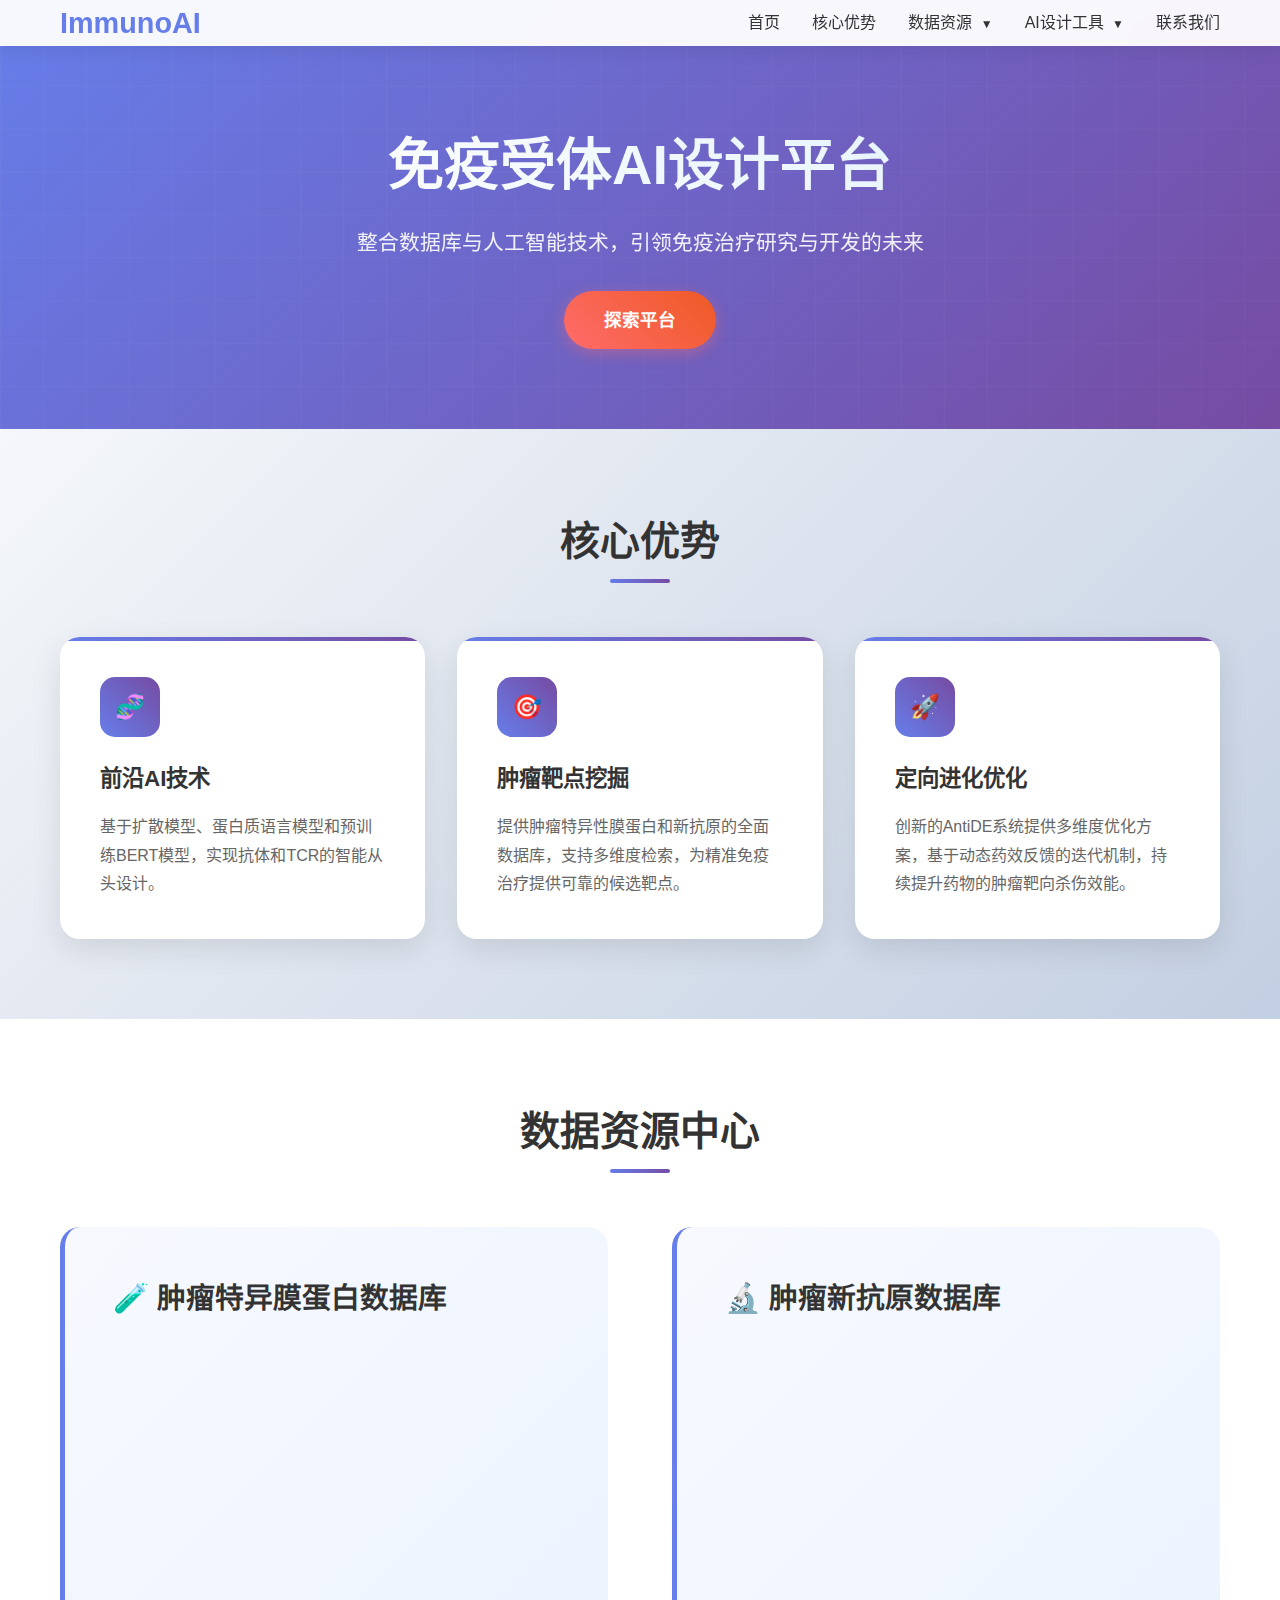
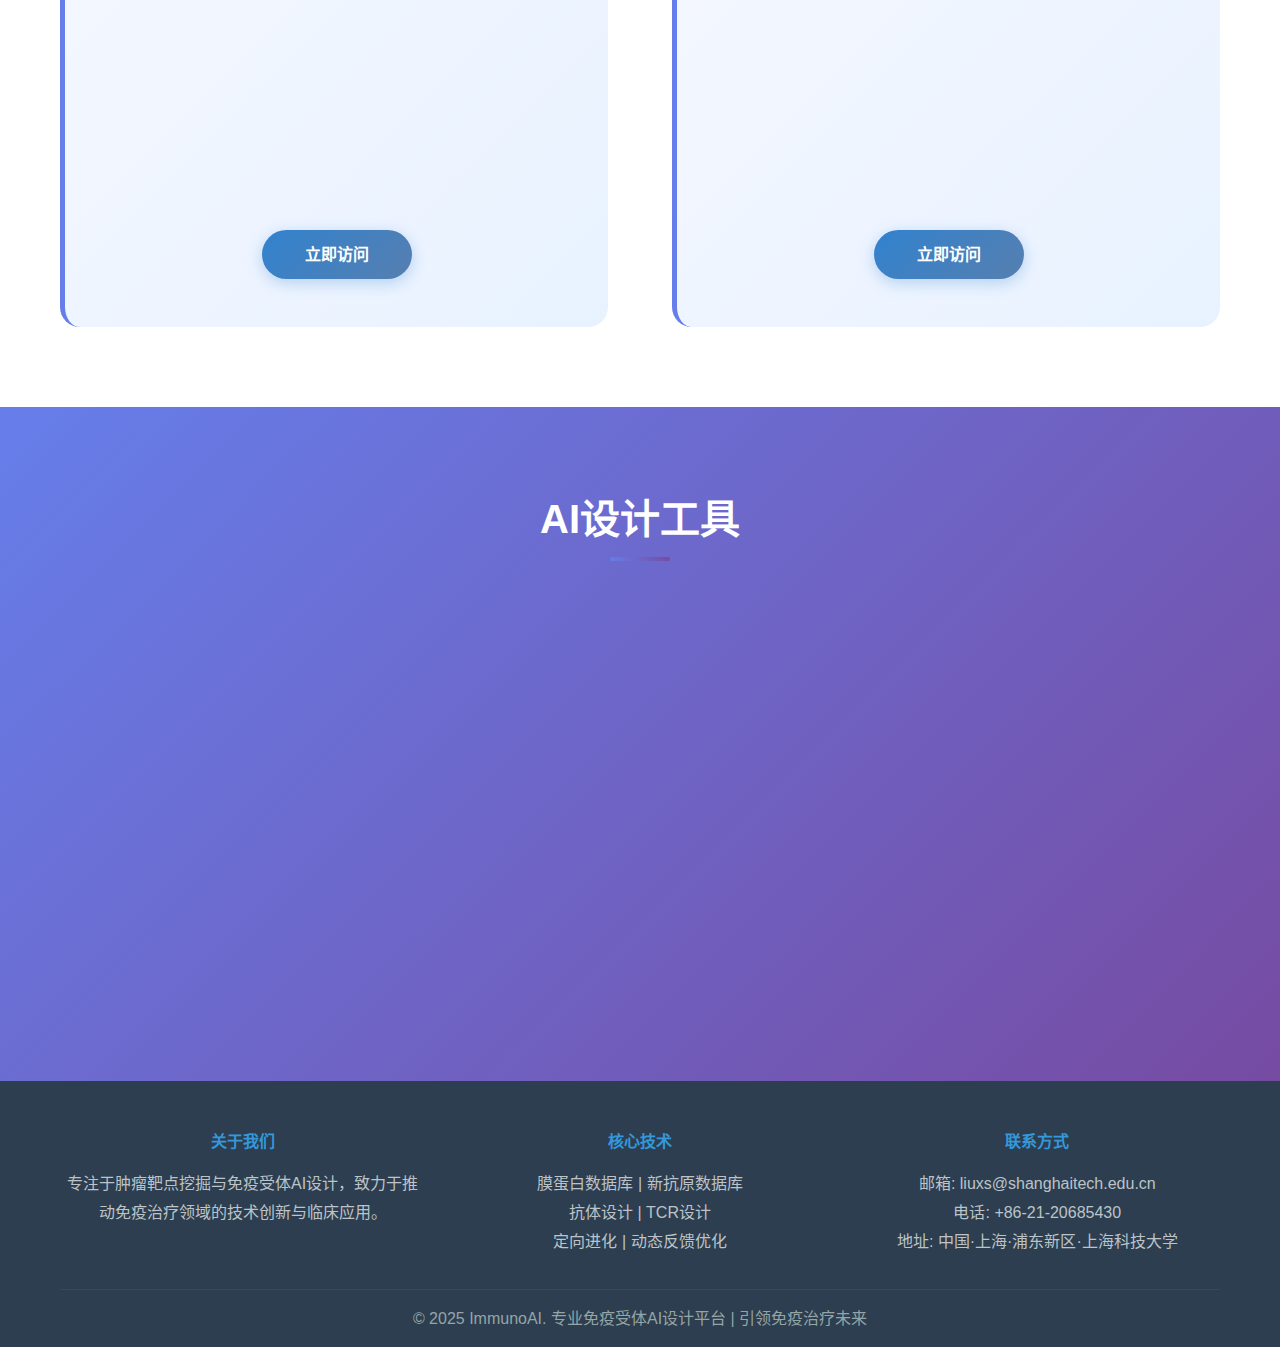
<file: index.html>
<!DOCTYPE html>
<html lang="zh-CN">
<head>
    <meta charset="UTF-8">
    <meta name="viewport" content="width=device-width, initial-scale=1.0">
    <title>ImmunoAI - 免疫受体 AI 设计平台</title>
    <link rel="stylesheet" href="style.css">
</head>
<body>
    <header>
        <nav class="container">
            <a href="#" class="logo">ImmunoAI</a>
            <ul class="nav-links">
                <li><a href="#home">首页</a></li>
                <li><a href="#features">核心优势</a></li>
                <li class="dropdown">
                    <a href="#services">数据资源</a>
                    <div class="dropdown-content">
                        <a href="tsmpdb.html">肿瘤膜蛋白数据库</a>
                        <a href="neodb_page.html">肿瘤新抗原数据库</a>
                    </div>
                </li>
                <li class="dropdown">
                    <a href="#tools">AI设计工具</a>
                    <div class="dropdown-content">
                        <a href="antibody_design.html">抗体设计</a>
                        <a href="tcr_design.html">TCR设计</a>
                        <a href="antide.html">定向进化</a>
                    </div>
                </li>
                <li><a href="contact_page.html">联系我们</a></li>
            </ul>
        </nav>
    </header>

    <section id="home" class="hero">
        <div class="container">
            <div class="hero-content">
                <h1>免疫受体AI设计平台</h1>
                <p>整合数据库与人工智能技术，引领免疫治疗研究与开发的未来</p>
                <a href="#services" class="cta-button">探索平台</a>
            </div>
        </div>
    </section>

    <main class="main-content">
        <section id="features" class="features">
            <div class="container">
                <h2 class="section-title">核心优势</h2>
                <div class="features-grid">
                    <div class="feature-card">
                        <div class="feature-icon">🧬</div>
                        <h3>前沿AI技术</h3>
                        <p>基于扩散模型、蛋白质语言模型和预训练BERT模型，实现抗体和TCR的智能从头设计。</p>
                    </div>
                    <div class="feature-card">
                        <div class="feature-icon">🎯</div>
                        <h3>肿瘤靶点挖掘</h3>
                        <p>提供肿瘤特异性膜蛋白和新抗原的全面数据库，支持多维度检索，为精准免疫治疗提供可靠的候选靶点。</p>
                    </div>
                    <div class="feature-card">
                        <div class="feature-icon">🚀</div>
                        <h3>定向进化优化</h3>
                        <p>创新的AntiDE系统提供多维度优化方案，基于动态药效反馈的迭代机制，持续提升药物的肿瘤靶向杀伤效能。</p>
                    </div>
                </div>
            </div>
        </section>

        <section id="services" class="services">
            <div class="container">
                <h2 class="section-title">数据资源中心</h2>
                <div class="services-container">
                    <div class="service-section">
                        <h3>🧪 肿瘤特异膜蛋白数据库</h3>
                        <div class="service-item">
                            <h4>多元化肿瘤类型覆盖</h4>
                            <p>集成多种肿瘤类型的特异性膜蛋白表达数据，提供全面的候选靶点信息，支持个性化精准治疗方案的制定。</p>
                        </div>
                        <div class="service-item">
                            <h4>多组学整合</h4>
                            <p>包括单细胞转录组、常规组织转录组、蛋白组等多组学数据，支持快速查询和筛选，为靶向药物开发提供科学依据。</p>
                        </div>
                        <div class="service-item">
                            <h4>智能检索系统</h4>
                            <p>提供多条件组合检索功能，结合靶向价值和靶向难度多指标筛选优质的免疫治疗靶点。</p>
                        </div>
                        <a href="tsmpdb.html" class="access-button">立即访问</a>
                    </div>

                    <div class="service-section">
                        <h3>🔬 肿瘤新抗原数据库</h3>
                        <div class="service-item">
                            <h4>全维度新抗原信息</h4>
                            <p>提供突变位点详细信息、HLA结合预测结果、免疫原性评分等多维度数据，为TCR-T细胞疗法研发奠定基础。</p>
                        </div>
                        <div class="service-item">
                            <h4>精准预测模型</h4>
                            <p>整合先进的计算预测算法，评估新抗原的免疫反应强度，提高治疗效果预测的准确性和可靠性。</p>
                        </div>
                        <div class="service-item">
                            <h4>个性化检索方案</h4>
                            <p>支持按癌症类型、突变类型、预测免疫反应强度等多条件检索，满足不同研究需求的个性化查询要求。</p>
                        </div>
                        <a href="neodb_page.html" class="access-button">立即访问</a>
                    </div>
                </div>
            </div>
        </section>

        <section id="ai-tools" class="ai-tools">
            <div class="container">
                <h2 class="section-title" style="color: white;">AI设计工具</h2>
                <div class="tools-grid">
                    <div class="tool-card">
                        <h3>抗体智能设计</h3>
                        <div class="tool-name">DnAbDesign</div>
                        <p>基于扩散模型和蛋白质语言大模型的抗体从头生成AI系统，能够针对特定抗原设计高特异性抗体。在抗体序列生成、三维结构预测及抗原-抗体功能理解方面均达到行业领先水平，为抗体药物开发提供强有力的技术支撑。</p>
                        <a href="antibody_design.html" class="start-button">开始使用</a>
                    </div>

                    <div class="tool-card">
                        <h3>TCR智能设计</h3>
                        <div class="tool-name">TcrDesign</div>
                        <p>首创的TCR从头设计AI模型，基于预训练BERT模型和Seq2Seq架构，能够生成抗原特异性的完整TCR序列。已成功应用于多种肿瘤新抗原TCR-T的开发，在T细胞激活和靶细胞杀伤效果方面展现出优异的性能表现。</p>
                        <a href="tcr_design.html" class="start-button">开始使用</a>
                    </div>

                    <div class="tool-card">
                        <h3>免疫受体定向进化</h3>
                        <div class="tool-name">AntiDE</div>
                        <p>创新的多维度优化平台，专注于提升免疫受体的亲和力、降低脱靶风险并改善可开发性。采用基于动态药效反馈的迭代机制，模型能够持续学习和改进，确保突变优化方案不断逼近理论最优解，显著提升治疗效果。</p>
                        <a href="antide.html" class="start-button">开始使用</a>
                    </div>
                </div>
            </div>
        </section>
    </main>

    <footer id="contact">
        <div class="container">
            <div class="footer-content">
                <div class="footer-section">
                    <h4>关于我们</h4>
                    <p>专注于肿瘤靶点挖掘与免疫受体AI设计，致力于推动免疫治疗领域的技术创新与临床应用。</p>
                </div>
                <div class="footer-section">
                    <h4>核心技术</h4>
                    <p>膜蛋白数据库 | 新抗原数据库<br>
                    抗体设计 | TCR设计<br>
                    定向进化 | 动态反馈优化</p>
                </div>
                <div class="footer-section">
                    <h4>联系方式</h4>
                    <p>邮箱: liuxs@shanghaitech.edu.cn<br>
                    电话: +86-21-20685430<br>
                    地址: 中国·上海·浦东新区·上海科技大学</p>
                </div>
            </div>
            <div class="footer-bottom">
                <p>&copy; 2025 ImmunoAI. 专业免疫受体AI设计平台 | 引领免疫治疗未来</p>
            </div>
        </div>
    </footer>

    <script>
        // 平滑滚动效果
        document.querySelectorAll('a[href^="#"]').forEach(anchor => {
            anchor.addEventListener('click', function (e) {
                e.preventDefault();
                const target = document.querySelector(this.getAttribute('href'));
                if (target) {
                    target.scrollIntoView({
                        behavior: 'smooth',
                        block: 'start'
                    });
                }
            });
        });

        // 导航栏滚动效果
        window.addEventListener('scroll', function() {
            const header = document.querySelector('header');
            if (window.scrollY > 100) {
                header.style.background = 'rgba(255, 255, 255, 0.98)';
                header.style.boxShadow = '0 2px 30px rgba(0, 0, 0, 0.15)';
            } else {
                header.style.background = 'rgba(255, 255, 255, 0.95)';
                header.style.boxShadow = '0 2px 20px rgba(0, 0, 0, 0.1)';
            }
        });

        // 卡片动画效果
        const observerOptions = {
            threshold: 0.1,
            rootMargin: '0px 0px -50px 0px'
        };

        const observer = new IntersectionObserver((entries) => {
            entries.forEach(entry => {
                if (entry.isIntersecting) {
                    entry.target.style.opacity = '1';
                    entry.target.style.transform = 'translateY(0)';
                }
            });
        }, observerOptions);

        document.querySelectorAll('.feature-card, .tool-card, .service-item').forEach(card => {
            card.style.opacity = '0';
            card.style.transform = 'translateY(30px)';
            card.style.transition = 'all 0.6s ease-out';
            observer.observe(card);
        });
    </script>
</body>
</html>
</file>
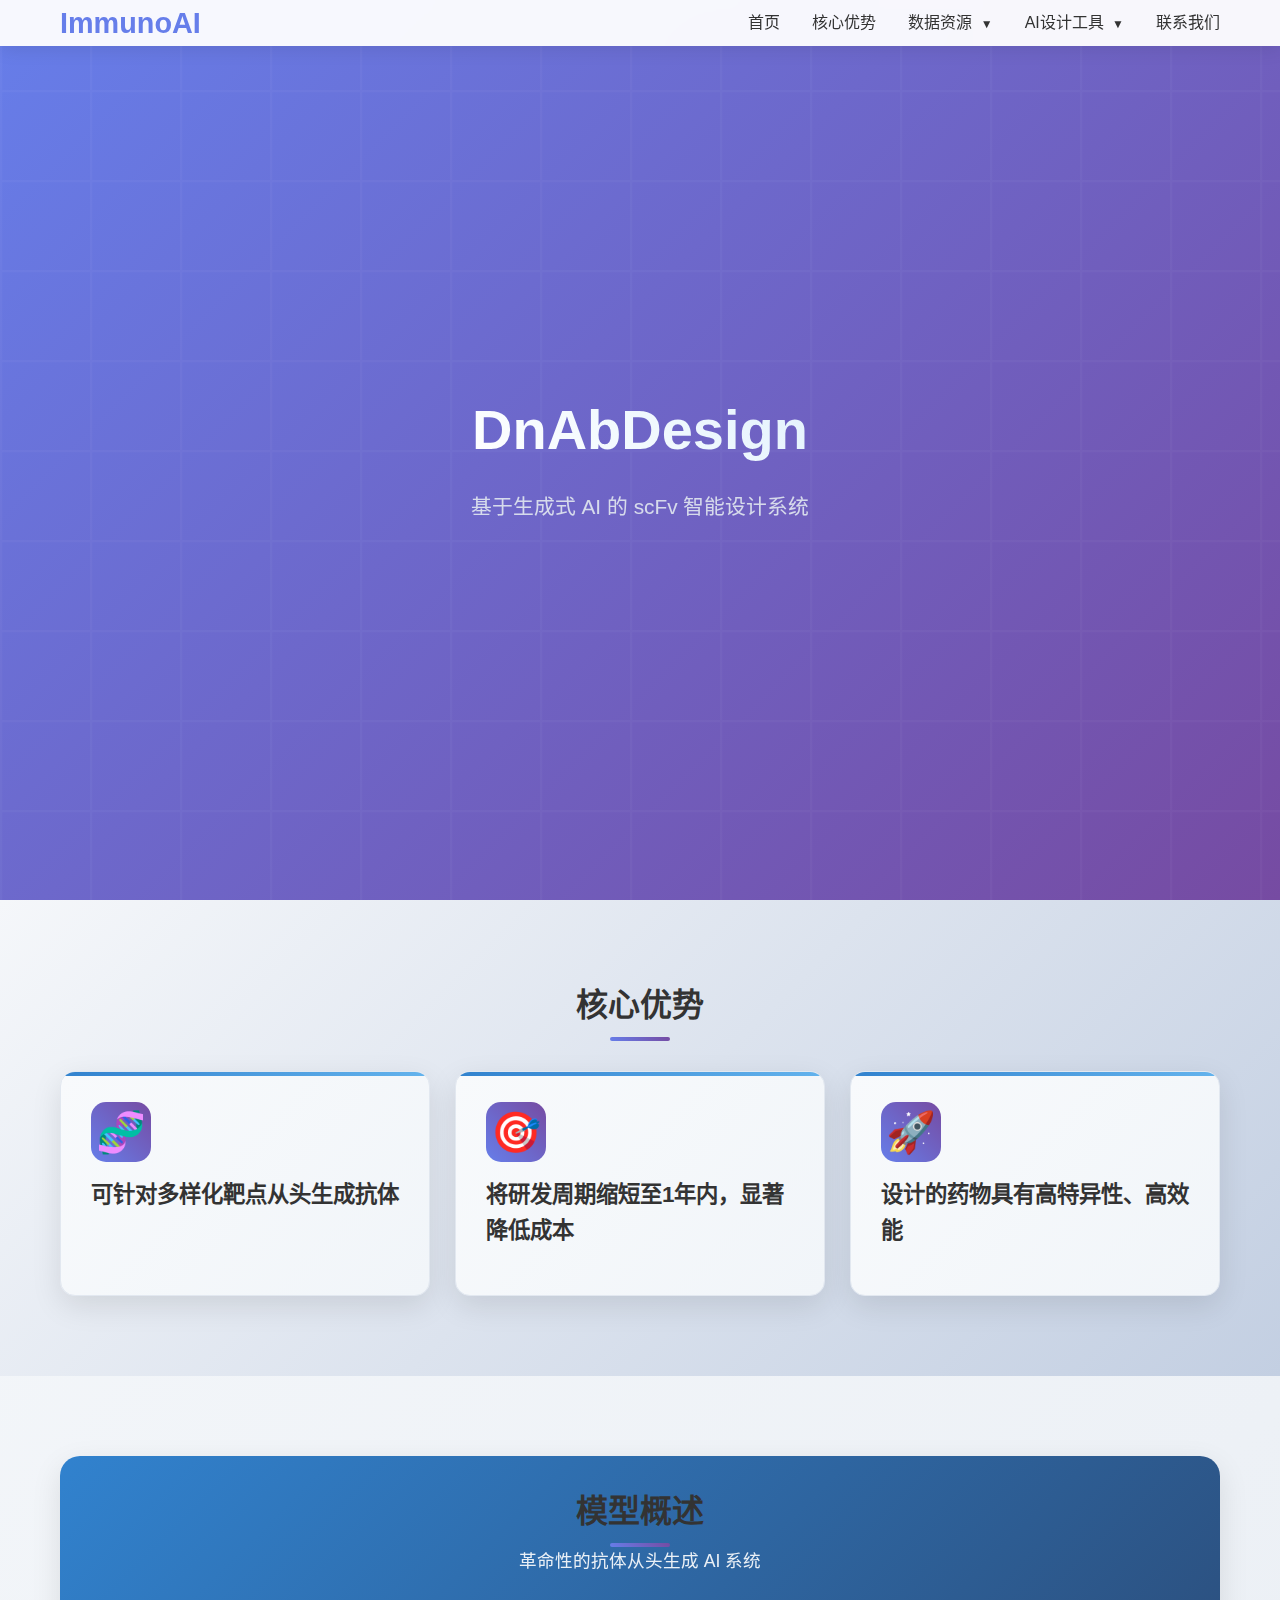
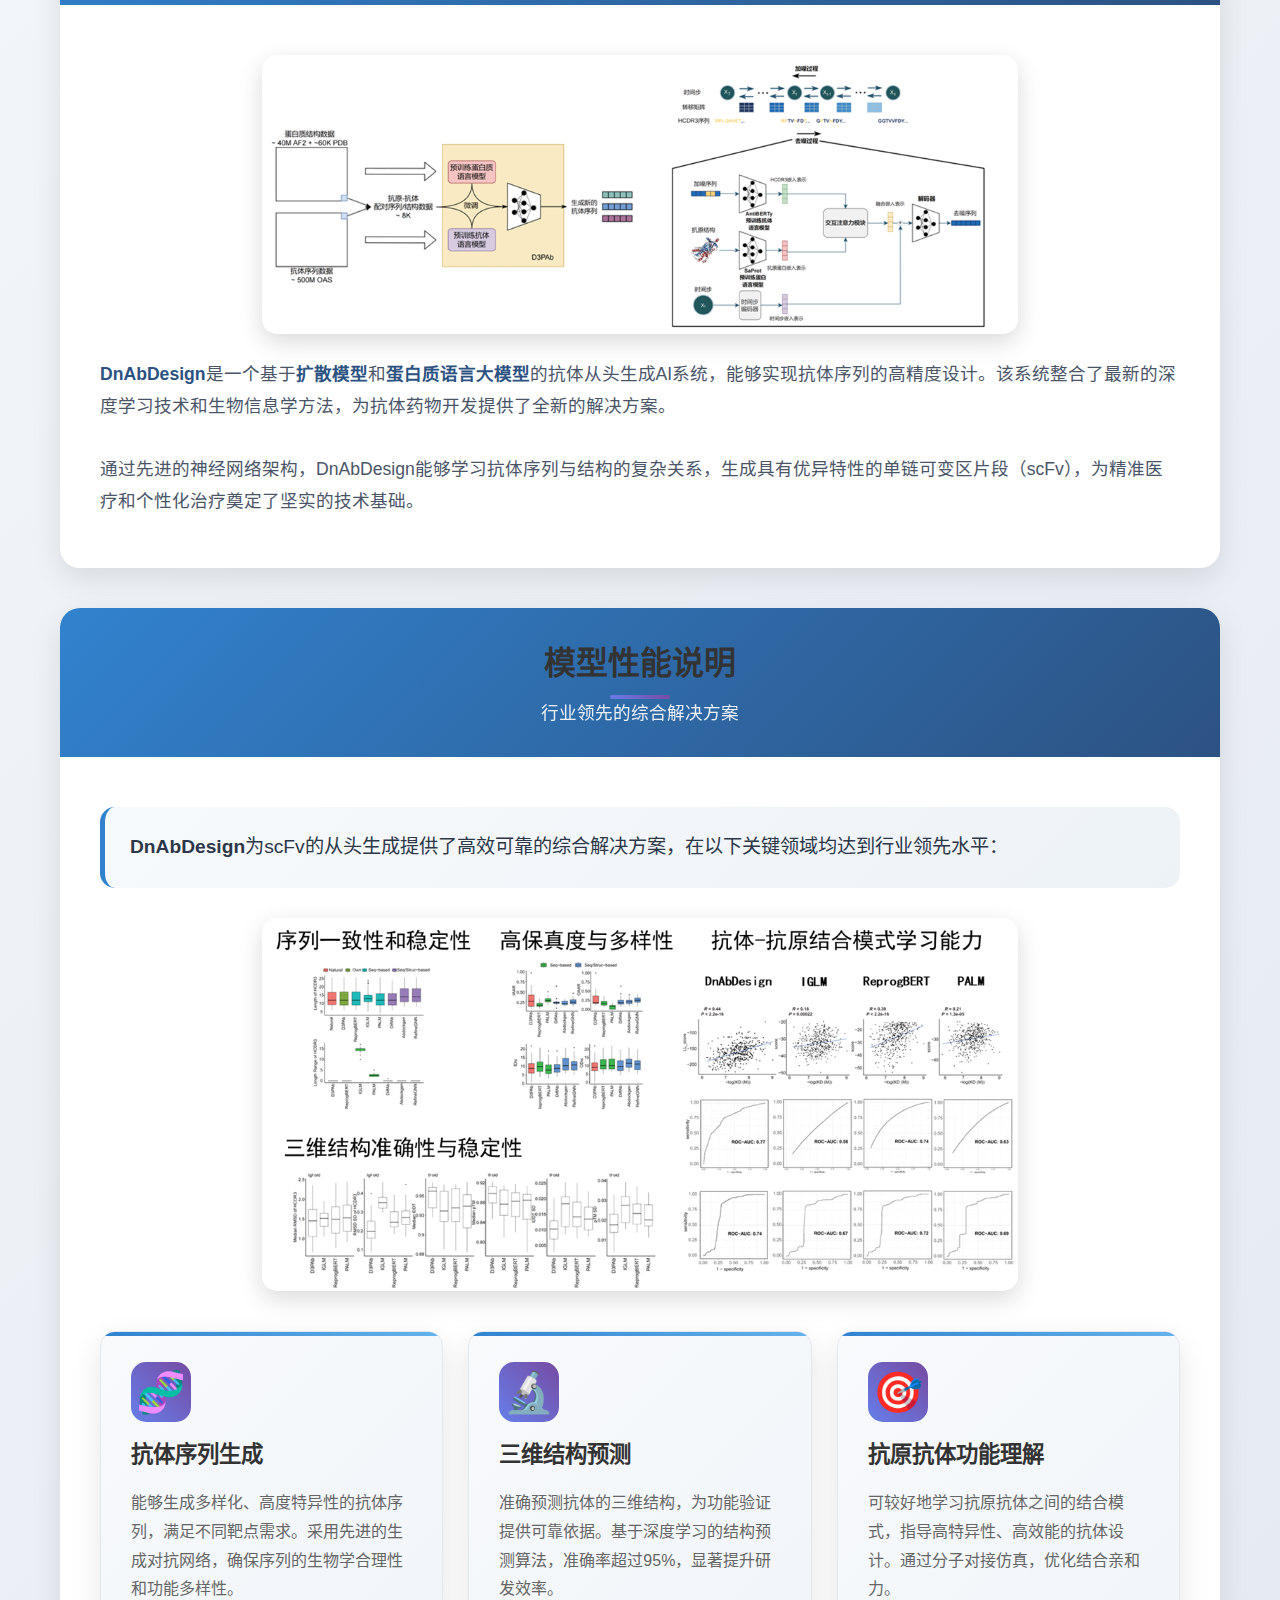
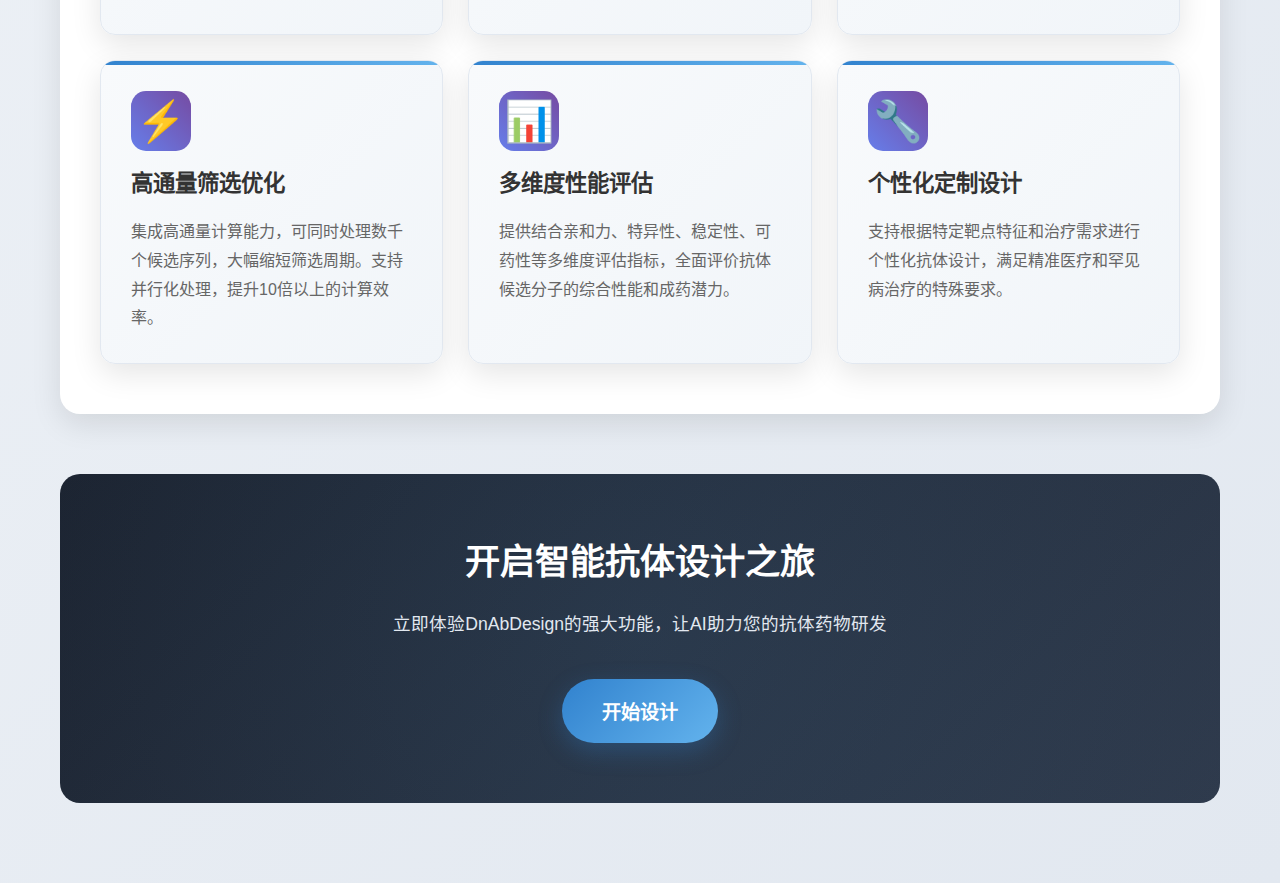
<file: antibody_design.html>
<!DOCTYPE html>
<html lang="zh-CN">
<head>
    <meta charset="UTF-8">
    <meta name="viewport" content="width=device-width, initial-scale=1.0">
    <title>DnAbDesign - 抗体智能设计系统 | ImmunoAI</title>
    <link rel="stylesheet" href="style.css">
    <style>
        * {
            margin: 0;
            padding: 0;
            box-sizing: border-box;
        }

        body {
            font-family: 'Arial', 'Microsoft YaHei', sans-serif;
            line-height: 1.6;
            color: #333;
            background: linear-gradient(135deg, #f8fafc 0%, #e2e8f0 100%);
        }

        .container {
            max-width: 1200px;
            margin: 0 auto;
            padding: 0 20px;
        }

        /* Hero Section */
        .hero {
            background: linear-gradient(135deg, #667eea 0%, #764ba2 100%);
            min-height: 100vh;
            display: flex;
            align-items: center;
            justify-content: center;
            position: relative;
            color: white;
            text-align: center;
        }

        .hero::before {
            content: '';
            position: absolute;
            top: 0;
            left: 0;
            right: 0;
            bottom: 0;
            background: url('data:image/svg+xml,<svg xmlns="http://www.w3.org/2000/svg" viewBox="0 0 100 100"><defs><pattern id="grid" width="10" height="10" patternUnits="userSpaceOnUse"><path d="M 10 0 L 0 0 0 10" fill="none" stroke="rgba(255,255,255,0.1)" stroke-width="0.5"/></pattern></defs><rect width="100" height="100" fill="url(%23grid)"/></svg>');
            opacity: 0.3;
        }

        .hero-content {
            max-width: 800px;
            padding: 0 20px;
            position: relative;
            z-index: 1;
        }

        .hero h1 {
            font-size: 3.5rem;
            font-weight: 700;
            margin-bottom: 1rem;
            animation: fadeInUp 1s ease-out;
        }

        .hero .subtitle {
            font-size: 1.3rem;
            margin-bottom: 2rem;
            opacity: 0.9;
            animation: fadeInUp 1s ease-out 0.3s both;
        }

        .hero .description {
            font-size: 1.1rem;
            margin-bottom: 3rem;
            opacity: 0.8;
            animation: fadeInUp 1s ease-out 0.6s both;
        }

        .main-title {
            font-size: 3rem;
            font-weight: 700;
            margin-bottom: 20px;
            background: linear-gradient(135deg, #63b3ed 0%, #90cdf4 100%);
            -webkit-background-clip: text;
            -webkit-text-fill-color: transparent;
            background-clip: text;
        }

        .subtitle {
            font-size: 1.3rem;
            color: #e2e8f0;
            font-weight: 300;
            max-width: 800px;
            margin: 0 auto;
        }

        .model-image-container {
            width: 70%;
            border-radius: 15px;
            overflow: hidden;
            box-shadow: 0 8px 25px rgba(0,0,0,0.15);
            transition: all 0.3s ease;
            margin: 0 auto;
        }

        .model-image-container:hover {
            transform: scale(1.02);
            box-shadow: 0 12px 35px rgba(0,0,0,0.2);
        }

        .model-image {
            width: 100%;
            height: auto;
            display: block;
            transition: all 0.3s ease;
        }

        .image-placeholder {
            width: 100%;
            height: 1000px;
            background: linear-gradient(135deg, #e2e8f0 0%, #cbd5e0 100%);
            border-radius: 15px;
            display: flex;
            align-items: center;
            justify-content: center;
            color: #4a5568;
            font-size: 1.1rem;
            border: 2px dashed #a0aec0;
            transition: all 0.3s ease;
        }

        .image-placeholder:hover {
            background: linear-gradient(135deg, #cbd5e0 0%, #a0aec0 100%);
        }


        /* 主要内容区域 */
        main {
            padding: 80px 0;
        }

        .section {
            background: white;
            margin-bottom: 40px;
            border-radius: 20px;
            box-shadow: 0 10px 30px rgba(0,0,0,0.1);
            overflow: hidden;
            transition: transform 0.3s ease, box-shadow 0.3s ease;
        }

        .section:hover {
            transform: translateY(-5px);
            box-shadow: 0 20px 40px rgba(0,0,0,0.15);
        }

        .section-header {
            background: linear-gradient(135deg, #3182ce 0%, #2c5282 100%);
            color: white;
            padding: 30px 40px;
            text-align: center;
        }

        .section-title {
            font-size: 2rem;
            font-weight: 600;
            margin-bottom: 10px;
        }

        .section-description {
            font-size: 1.1rem;
            opacity: 0.9;
        }

        .section-content {
            padding: 50px 40px;
        }

        /* 模型概述部分 */
        .overview-content {
            display: grid;
            grid-template-columns: 1fr;
            gap: 40px;
            align-items: center;
        }

        .overview-text {
            font-size: 1.1rem;
            line-height: 1.8;
            color: #4a5568;
        }

        .highlight-text {
            color: #2c5282;
            font-weight: 600;
        }

        /* 性能说明部分 */
        .performance-intro {
            font-size: 1.2rem;
            color: #2d3748;
            margin-bottom: 30px;
            padding: 25px;
            background: linear-gradient(135deg, #f7fafc 0%, #edf2f7 100%);
            border-radius: 15px;
            border-left: 5px solid #3182ce;
        }

        .features-grid {
            display: grid;
            grid-template-columns: repeat(auto-fit, minmax(300px, 1fr));
            gap: 25px;
            margin-top: 40px;
        }

        .feature-card {
            background: linear-gradient(135deg, #f8fafc 0%, #f1f5f9 100%);
            padding: 30px;
            border-radius: 15px;
            border: 1px solid #e2e8f0;
            transition: all 0.3s ease;
            position: relative;
            overflow: hidden;
        }

        .feature-card::before {
            content: '';
            position: absolute;
            top: 0;
            left: 0;
            width: 100%;
            height: 4px;
            background: linear-gradient(135deg, #3182ce 0%, #63b3ed 100%);
        }

        .feature-card:hover {
            transform: translateY(-3px);
            box-shadow: 0 15px 35px rgba(0,0,0,0.1);
            background: linear-gradient(135deg, #ffffff 0%, #f8fafc 100%);
        }

        .feature-icon {
            font-size: 2.5rem;
            margin-bottom: 15px;
        }

        .feature-title {
            font-size: 1.3rem;
            font-weight: 600;
            color: #2c5282;
            margin-bottom: 15px;
        }

        .feature-description {
            color: #4a5568;
            line-height: 1.7;
        }

        /* 开始设计按钮 */
        .action-section {
            text-align: center;
            padding: 60px 0;
            background: linear-gradient(135deg, #1a202c 0%, #2d3748 100%);
            margin-top: 60px;
            border-radius: 20px;
            position: relative;
            overflow: hidden;
        }

        .action-section::before {
            content: '';
            position: absolute;
            top: -50%;
            left: -50%;
            width: 200%;
            height: 200%;
            background: radial-gradient(circle, rgba(99, 179, 237, 0.1) 0%, transparent 70%);
            animation: pulse 4s ease-in-out infinite;
        }

        @keyframes pulse {
            0%, 100% { transform: scale(0.8); opacity: 0.3; }
            50% { transform: scale(1.2); opacity: 0.1; }
        }

        .action-content {
            position: relative;
            z-index: 2;
        }

        .action-title {
            font-size: 2.2rem;
            color: white;
            margin-bottom: 20px;
            font-weight: 600;
        }

        .action-subtitle {
            font-size: 1.1rem;
            color: #e2e8f0;
            margin-bottom: 40px;
            max-width: 600px;
            margin-left: auto;
            margin-right: auto;
        }

        .start-design-btn {
            display: inline-block;
            padding: 18px 40px;
            background: linear-gradient(135deg, #3182ce 0%, #63b3ed 100%);
            color: white;
            text-decoration: none;
            border-radius: 50px;
            font-size: 1.2rem;
            font-weight: 600;
            transition: all 0.3s ease;
            box-shadow: 0 8px 25px rgba(49, 130, 206, 0.3);
            cursor: pointer;
            border: none;
        }

        .start-design-btn:hover {
            transform: translateY(-3px);
            box-shadow: 0 12px 35px rgba(49, 130, 206, 0.4);
            background: linear-gradient(135deg, #2c5282 0%, #3182ce 100%);
        }

        /* 联系我们弹窗 */
        .modal {
            display: none;
            position: fixed;
            z-index: 1000;
            left: 0;
            top: 0;
            width: 100%;
            height: 100%;
            background-color: rgba(0, 0, 0, 0.6);
            backdrop-filter: blur(5px);
            animation: fadeIn 0.3s ease;
        }

        @keyframes fadeIn {
            from { opacity: 0; }
            to { opacity: 1; }
        }

        .modal-content {
            background: white;
            margin: 5% auto;
            padding: 0;
            border-radius: 20px;
            width: 90%;
            max-width: 500px;
            box-shadow: 0 25px 60px rgba(0,0,0,0.3);
            animation: slideIn 0.3s ease;
            overflow: hidden;
        }

        @keyframes slideIn {
            from { transform: translateY(-50px); opacity: 0; }
            to { transform: translateY(0); opacity: 1; }
        }

        .modal-header {
            background: linear-gradient(135deg, #3182ce 0%, #2c5282 100%);
            color: white;
            padding: 25px 30px;
            text-align: center;
            position: relative;
        }

        .modal-title {
            font-size: 1.5rem;
            font-weight: 600;
            margin: 0;
        }

        .close {
            position: absolute;
            right: 20px;
            top: 50%;
            transform: translateY(-50%);
            color: white;
            font-size: 24px;
            font-weight: bold;
            cursor: pointer;
            transition: all 0.3s ease;
            width: 30px;
            height: 30px;
            display: flex;
            align-items: center;
            justify-content: center;
            border-radius: 50%;
        }

        .close:hover {
            background: rgba(255, 255, 255, 0.2);
        }

        .modal-body {
            padding: 30px;
        }

        .contact-item {
            display: flex;
            align-items: center;
            margin-bottom: 20px;
            padding: 15px;
            background: #f8fafc;
            border-radius: 10px;
            border-left: 4px solid #3182ce;
            transition: all 0.3s ease;
        }

        .contact-item:hover {
            background: #f1f5f9;
            transform: translateX(5px);
        }

        .contact-icon {
            font-size: 1.5rem;
            margin-right: 15px;
            color: #3182ce;
            width: 30px;
            text-align: center;
        }

        .contact-info h4 {
            margin: 0 0 5px 0;
            color: #2d3748;
            font-size: 1.1rem;
        }

        .contact-info p {
            margin: 0;
            color: #4a5568;
            font-size: 0.95rem;
        }

        /* 响应式设计 */
        @media (max-width: 768px) {
            .main-title {
                font-size: 2.2rem;
            }

            .subtitle {
                font-size: 1.1rem;
            }

            .overview-content {
                grid-template-columns: 12fr;
                gap: 30px;
            }

            .features-grid {
                grid-template-columns: 1fr;
            }

            .section-content, .section-header {
                padding: 30px 25px;
            }

            .action-title {
                font-size: 1.8rem;
            }

            .modal-content {
                margin: 10% auto;
                width: 95%;
            }
        }
    </style>
</head>
<body>
    <header>
        <nav class="container">
            <a href="#" class="logo">ImmunoAI</a>
            <ul class="nav-links">
                <li><a href="index.html">首页</a></li>
                <li><a href="index.html#features">核心优势</a></li>
                <li class="dropdown">
                    <a href="#services">数据资源</a>
                    <div class="dropdown-content">
                        <a href="tsmpdb.html">肿瘤膜蛋白数据库</a>
                        <a href="neodb_page.html">肿瘤新抗原数据库</a>
                    </div>
                </li>
                <li class="dropdown">
                    <a href="#tools">AI设计工具</a>
                    <div class="dropdown-content">
                        <a href="antibody_design.html">抗体设计</a>
                        <a href="tcr_design.html">TCR设计</a>
                        <a href="antide.html">定向进化</a>
                    </div>
                </li>
                <li><a href="contact_page.html">联系我们</a></li>
            </ul>
        </nav>
    </header>

    <!-- Hero Section -->
    <section class="hero">
        <div class="hero-content">
            <h1>DnAbDesign</h1>
            <p class="subtitle">基于生成式 AI 的 scFv 智能设计系统</p>
        </div>
    </section>

    <section id="features" class="features">
        <div class="container">
            <h2 class="section-title">核心优势</h2>
            <div class="features-grid">
                <div class="feature-card">
                    <div class="feature-icon">🧬</div>
                    <h3>可针对多样化靶点从头生成抗体</h3>
                </div>
                <div class="feature-card">
                    <div class="feature-icon">🎯</div>
                    <h3>将研发周期缩短至1年内，显著降低成本</h3>
                </div>
                <div class="feature-card">
                    <div class="feature-icon">🚀</div>
                    <h3>设计的药物具有高特异性、高效能</h3>
                </div>
            </div>
        </div>
    </section>


    <main>
        <div class="container">
            <!-- 模型概述 -->
            <section class="section">
                <div class="section-header">
                    <h2 class="section-title">模型概述</h2>
                    <p class="section-description">革命性的抗体从头生成 AI 系统</p>
                </div>
                <div class="section-content">
                    <div class="model-image-container">
                            <img src="picture/DnAbDesign_model.png" alt="DnAbDesign模型架构图" class="model-image">
                    </div>
                    <br>
                    <div class="overview-content">
                        <div class="overview-text">
                            <span class="highlight-text">DnAbDesign</span>是一个基于<span class="highlight-text">扩散模型</span>和<span class="highlight-text">蛋白质语言大模型</span>的抗体从头生成AI系统，能够实现抗体序列的高精度设计。该系统整合了最新的深度学习技术和生物信息学方法，为抗体药物开发提供了全新的解决方案。
                            <br><br>
                            通过先进的神经网络架构，DnAbDesign能够学习抗体序列与结构的复杂关系，生成具有优异特性的单链可变区片段（scFv），为精准医疗和个性化治疗奠定了坚实的技术基础。
                        </div>
                    </div>
                </div>
            </section>

            <!-- 模型性能说明 -->
            <section class="section">
                <div class="section-header">
                    <h2 class="section-title">模型性能说明</h2>
                    <p class="section-description">行业领先的综合解决方案</p>
                </div>
                <div class="section-content">
                    <div class="performance-intro">
                        <strong>DnAbDesign</strong>为scFv的从头生成提供了高效可靠的综合解决方案，在以下关键领域均达到行业领先水平：
                    </div>
                    <div class="model-image-container">
                            <img src="picture/DnAbDesign_perf.png" alt="DnAbDesign模型性能图" class="model-image">
                    </div>
                    <div class="features-grid">
                        <div class="feature-card">
                            <div class="feature-icon">🧬</div>
                            <h3 class="feature-title">抗体序列生成</h3>
                            <p class="feature-description">能够生成多样化、高度特异性的抗体序列，满足不同靶点需求。采用先进的生成对抗网络，确保序列的生物学合理性和功能多样性。</p>
                        </div>

                        <div class="feature-card">
                            <div class="feature-icon">🔬</div>
                            <h3 class="feature-title">三维结构预测</h3>
                            <p class="feature-description">准确预测抗体的三维结构，为功能验证提供可靠依据。基于深度学习的结构预测算法，准确率超过95%，显著提升研发效率。</p>
                        </div>

                        <div class="feature-card">
                            <div class="feature-icon">🎯</div>
                            <h3 class="feature-title">抗原抗体功能理解</h3>
                            <p class="feature-description">可较好地学习抗原抗体之间的结合模式，指导高特异性、高效能的抗体设计。通过分子对接仿真，优化结合亲和力。</p>
                        </div>

                        <div class="feature-card">
                            <div class="feature-icon">⚡</div>
                            <h3 class="feature-title">高通量筛选优化</h3>
                            <p class="feature-description">集成高通量计算能力，可同时处理数千个候选序列，大幅缩短筛选周期。支持并行化处理，提升10倍以上的计算效率。</p>
                        </div>

                        <div class="feature-card">
                            <div class="feature-icon">📊</div>
                            <h3 class="feature-title">多维度性能评估</h3>
                            <p class="feature-description">提供结合亲和力、特异性、稳定性、可药性等多维度评估指标，全面评价抗体候选分子的综合性能和成药潜力。</p>
                        </div>

                        <div class="feature-card">
                            <div class="feature-icon">🔧</div>
                            <h3 class="feature-title">个性化定制设计</h3>
                            <p class="feature-description">支持根据特定靶点特征和治疗需求进行个性化抗体设计，满足精准医疗和罕见病治疗的特殊要求。</p>
                        </div>
                    </div>
                </div>
            </section>

            <!-- 开始设计部分 -->
            <div class="action-section">
                <div class="action-content">
                    <h2 class="action-title">开启智能抗体设计之旅</h2>
                    <p class="action-subtitle">立即体验DnAbDesign的强大功能，让AI助力您的抗体药物研发</p>
                    <button class="start-design-btn" onclick="openModal()">开始设计</button>
                </div>
            </div>
        </div>
    </main>

    <!-- 联系我们弹窗 -->
    <div id="contactModal" class="modal">
        <div class="modal-content">
            <div class="modal-header">
                <h3 class="modal-title">联系我们</h3>
                <span class="close" onclick="closeModal()">&times;</span>
            </div>
            <div class="modal-body">
                <div class="contact-item">
                    <div class="contact-icon">👤</div>
                    <div class="contact-info">
                        <h4>联系人</h4>
                        <p>Dr. 刘雪松 研究员</p>
                    </div>
                </div>

                <div class="contact-item">
                    <div class="contact-icon">📧</div>
                    <div class="contact-info">
                        <h4>联系邮箱</h4>
                        <p>liuxs@shanghaitech.edu.cn</p>
                    </div>
                </div>

                <div class="contact-item">
                    <div class="contact-icon">📍</div>
                    <div class="contact-info">
                        <h4>地址</h4>
                        <p>上海市浦东新区华夏中路393号<br/>上海科技大学生命学院</p>
                    </div>
                </div>

                <div class="contact-item">
                    <div class="contact-icon">📞</div>
                    <div class="contact-info">
                        <h4>联系电话</h4>
                        <p>+86-21-20685430</p>
                    </div>
                </div>
            </div>
        </div>
    </div>

    <script>
        function openModal() {
            document.getElementById('contactModal').style.display = 'block';
            document.body.style.overflow = 'hidden';
        }

        function closeModal() {
            document.getElementById('contactModal').style.display = 'none';
            document.body.style.overflow = 'auto';
        }

        // 点击弹窗外部区域关闭弹窗
        window.onclick = function(event) {
            const modal = document.getElementById('contactModal');
            if (event.target === modal) {
                closeModal();
            }
        }

        // ESC键关闭弹窗
        document.addEventListener('keydown', function(event) {
            if (event.key === 'Escape') {
                closeModal();
            }
        });

        // 添加页面加载动画
        window.addEventListener('load', function() {
            const sections = document.querySelectorAll('.section');
            sections.forEach((section, index) => {
                section.style.opacity = '0';
                section.style.transform = 'translateY(30px)';
                setTimeout(() => {
                    section.style.transition = 'all 0.6s ease';
                    section.style.opacity = '1';
                    section.style.transform = 'translateY(0)';
                }, index * 200);
            });
        });
    </script>
</body>
</html>
</file>
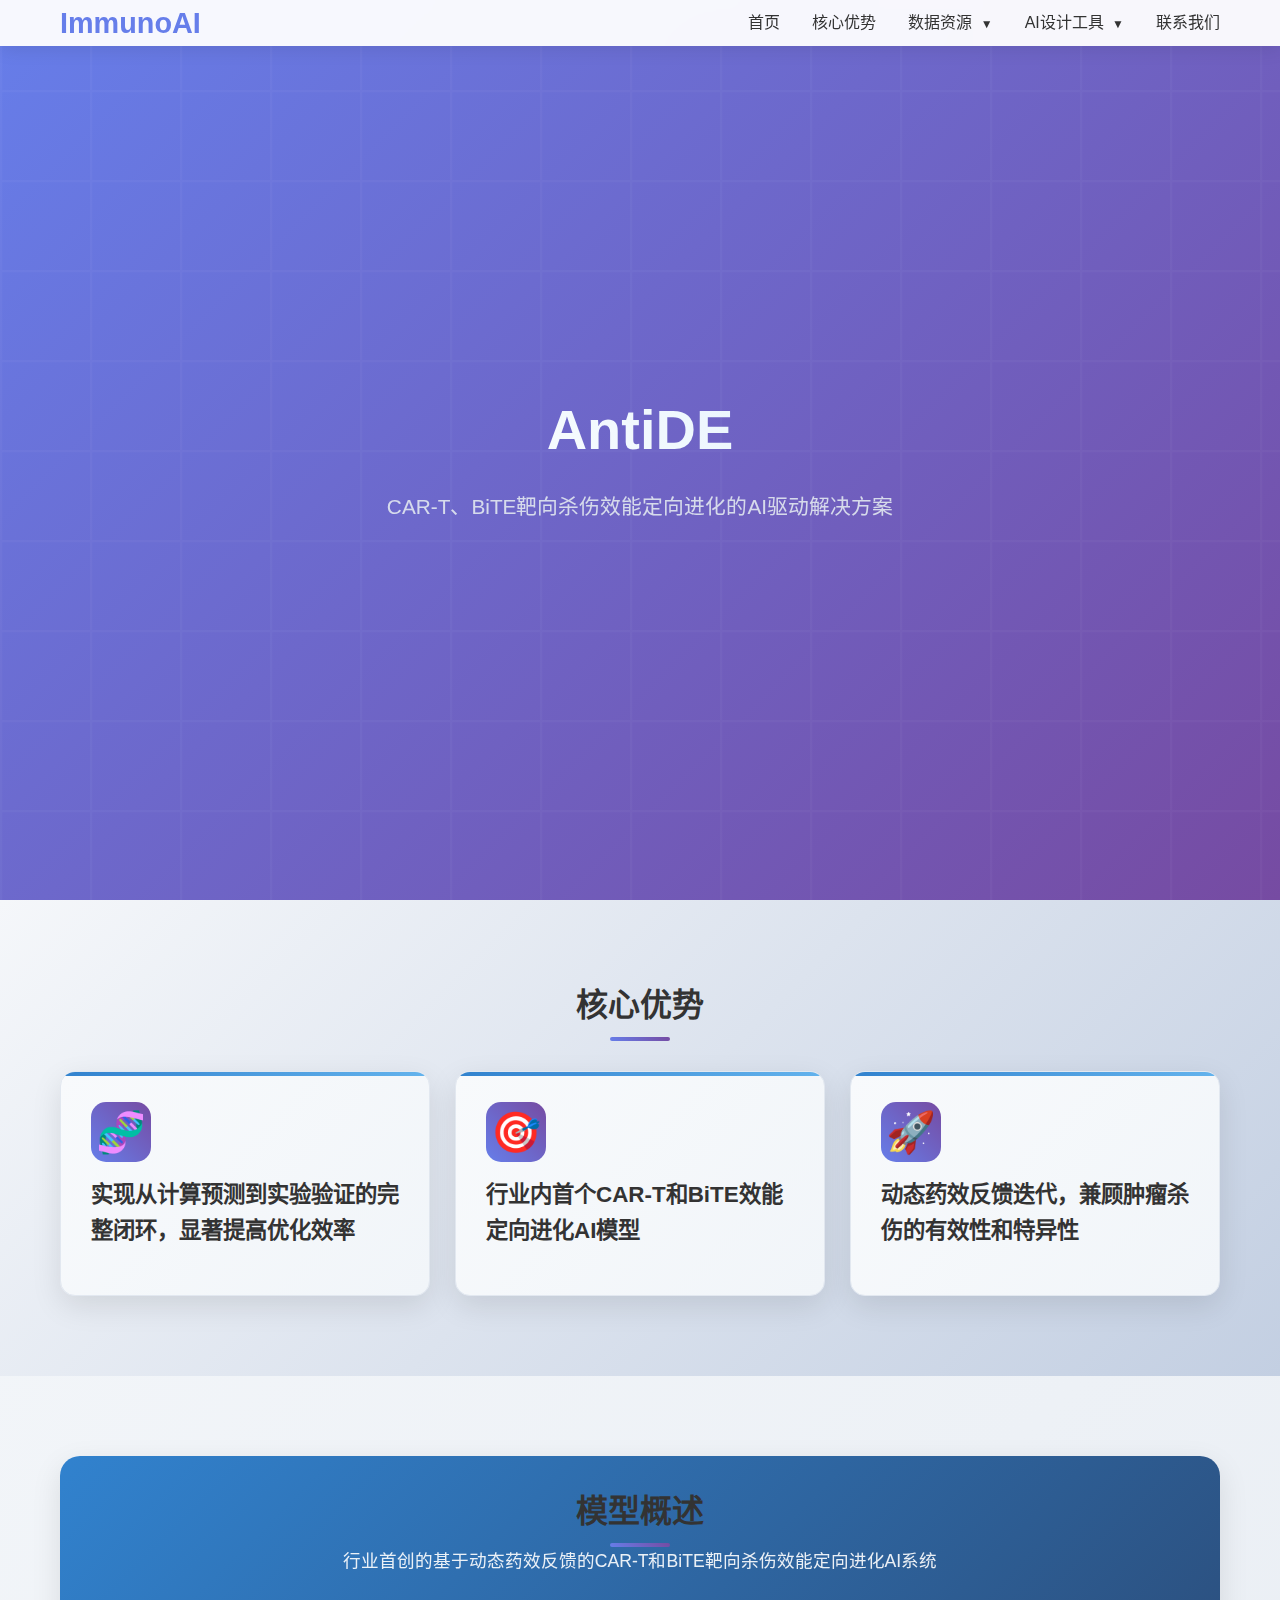
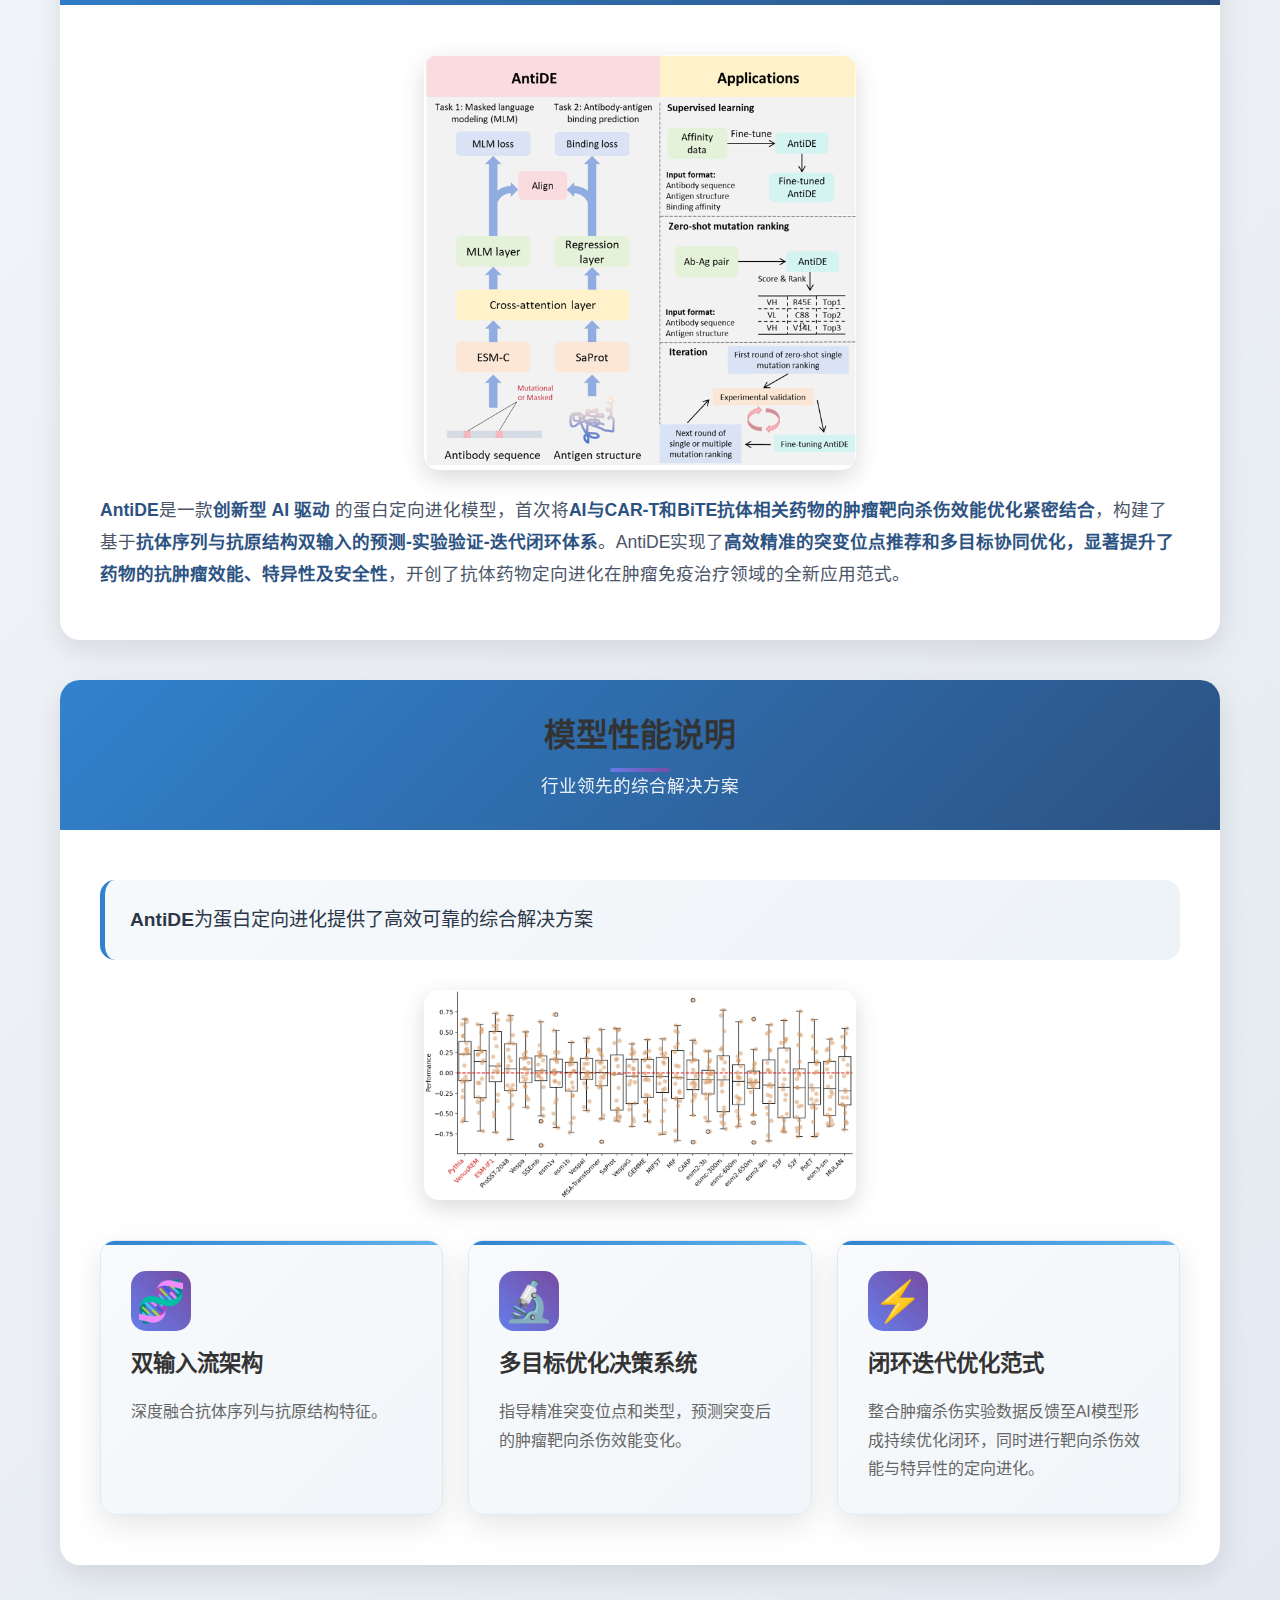
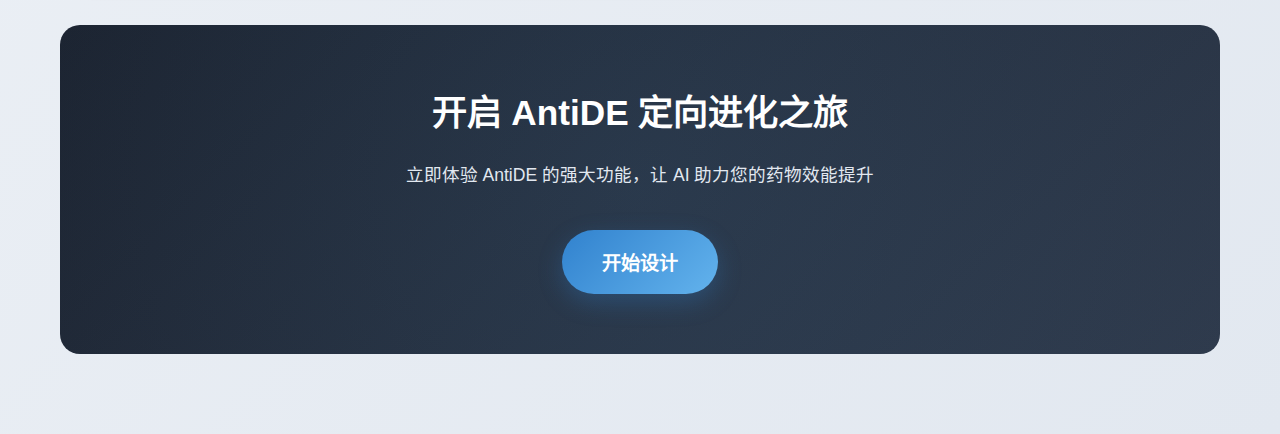
<file: antide.html>
<!DOCTYPE html>
<html lang="zh-CN">
<head>
    <meta charset="UTF-8">
    <meta name="viewport" content="width=device-width, initial-scale=1.0">
    <title>AntiDE - CAR-T、BiTE靶向杀伤效能定向进化的AI驱动解决方案 | ImmunoAI</title>
    <link rel="stylesheet" href="style.css">
    <style>
        * {
            margin: 0;
            padding: 0;
            box-sizing: border-box;
        }

        body {
            font-family: 'Arial', 'Microsoft YaHei', sans-serif;
            line-height: 1.6;
            color: #333;
            background: linear-gradient(135deg, #f8fafc 0%, #e2e8f0 100%);
        }

        .container {
            max-width: 1200px;
            margin: 0 auto;
            padding: 0 20px;
        }

        /* Hero Section */
        .hero {
            background: linear-gradient(135deg, #667eea 0%, #764ba2 100%);
            min-height: 100vh;
            display: flex;
            align-items: center;
            justify-content: center;
            position: relative;
            color: white;
            text-align: center;
        }

        .hero::before {
            content: '';
            position: absolute;
            top: 0;
            left: 0;
            right: 0;
            bottom: 0;
            background: url('data:image/svg+xml,<svg xmlns="http://www.w3.org/2000/svg" viewBox="0 0 100 100"><defs><pattern id="grid" width="10" height="10" patternUnits="userSpaceOnUse"><path d="M 10 0 L 0 0 0 10" fill="none" stroke="rgba(255,255,255,0.1)" stroke-width="0.5"/></pattern></defs><rect width="100" height="100" fill="url(%23grid)"/></svg>');
            opacity: 0.3;
        }

        .hero-content {
            max-width: 800px;
            padding: 0 20px;
            position: relative;
            z-index: 1;
        }

        .hero h1 {
            font-size: 3.5rem;
            font-weight: 700;
            margin-bottom: 1rem;
            animation: fadeInUp 1s ease-out;
        }

        .hero .subtitle {
            font-size: 1.3rem;
            margin-bottom: 2rem;
            opacity: 0.9;
            animation: fadeInUp 1s ease-out 0.3s both;
        }

        .hero .description {
            font-size: 1.1rem;
            margin-bottom: 3rem;
            opacity: 0.8;
            animation: fadeInUp 1s ease-out 0.6s both;
        }

        .main-title {
            font-size: 3rem;
            font-weight: 700;
            margin-bottom: 20px;
            background: linear-gradient(135deg, #63b3ed 0%, #90cdf4 100%);
            -webkit-background-clip: text;
            -webkit-text-fill-color: transparent;
            background-clip: text;
        }

        .subtitle {
            font-size: 1.3rem;
            color: #e2e8f0;
            font-weight: 300;
            max-width: 800px;
            margin: 0 auto;
        }

        .model-image-container {
            width: 40%;
            border-radius: 15px;
            overflow: hidden;
            box-shadow: 0 8px 25px rgba(0,0,0,0.15);
            transition: all 0.3s ease;
            margin: 0 auto;
        }

        .model-image-container:hover {
            transform: scale(1.02);
            box-shadow: 0 12px 35px rgba(0,0,0,0.2);
        }

        .model-image {
            width: 100%;
            height: auto;
            display: block;
            transition: all 0.3s ease;
        }

        .image-placeholder {
            width: 100%;
            height: 1000px;
            background: linear-gradient(135deg, #e2e8f0 0%, #cbd5e0 100%);
            border-radius: 15px;
            display: flex;
            align-items: center;
            justify-content: center;
            color: #4a5568;
            font-size: 1.1rem;
            border: 2px dashed #a0aec0;
            transition: all 0.3s ease;
        }

        .image-placeholder:hover {
            background: linear-gradient(135deg, #cbd5e0 0%, #a0aec0 100%);
        }


        /* 主要内容区域 */
        main {
            padding: 80px 0;
        }

        .section {
            background: white;
            margin-bottom: 40px;
            border-radius: 20px;
            box-shadow: 0 10px 30px rgba(0,0,0,0.1);
            overflow: hidden;
            transition: transform 0.3s ease, box-shadow 0.3s ease;
        }

        .section:hover {
            transform: translateY(-5px);
            box-shadow: 0 20px 40px rgba(0,0,0,0.15);
        }

        .section-header {
            background: linear-gradient(135deg, #3182ce 0%, #2c5282 100%);
            color: white;
            padding: 30px 40px;
            text-align: center;
        }

        .section-title {
            font-size: 2rem;
            font-weight: 600;
            margin-bottom: 10px;
        }

        .section-description {
            font-size: 1.1rem;
            opacity: 0.9;
        }

        .section-content {
            padding: 50px 40px;
        }

        /* 模型概述部分 */
        .overview-content {
            display: grid;
            grid-template-columns: 1fr;
            gap: 40px;
            align-items: center;
        }

        .overview-text {
            font-size: 1.1rem;
            line-height: 1.8;
            color: #4a5568;
        }

        .highlight-text {
            color: #2c5282;
            font-weight: 600;
        }

        /* 性能说明部分 */
        .performance-intro {
            font-size: 1.2rem;
            color: #2d3748;
            margin-bottom: 30px;
            padding: 25px;
            background: linear-gradient(135deg, #f7fafc 0%, #edf2f7 100%);
            border-radius: 15px;
            border-left: 5px solid #3182ce;
        }

        .features-grid {
            display: grid;
            grid-template-columns: repeat(auto-fit, minmax(300px, 1fr));
            gap: 25px;
            margin-top: 40px;
        }

        .feature-card {
            background: linear-gradient(135deg, #f8fafc 0%, #f1f5f9 100%);
            padding: 30px;
            border-radius: 15px;
            border: 1px solid #e2e8f0;
            transition: all 0.3s ease;
            position: relative;
            overflow: hidden;
        }

        .feature-card::before {
            content: '';
            position: absolute;
            top: 0;
            left: 0;
            width: 100%;
            height: 4px;
            background: linear-gradient(135deg, #3182ce 0%, #63b3ed 100%);
        }

        .feature-card:hover {
            transform: translateY(-3px);
            box-shadow: 0 15px 35px rgba(0,0,0,0.1);
            background: linear-gradient(135deg, #ffffff 0%, #f8fafc 100%);
        }

        .feature-icon {
            font-size: 2.5rem;
            margin-bottom: 15px;
        }

        .feature-title {
            font-size: 1.3rem;
            font-weight: 600;
            color: #2c5282;
            margin-bottom: 15px;
        }

        .feature-description {
            color: #4a5568;
            line-height: 1.7;
        }

        /* 开始设计按钮 */
        .action-section {
            text-align: center;
            padding: 60px 0;
            background: linear-gradient(135deg, #1a202c 0%, #2d3748 100%);
            margin-top: 60px;
            border-radius: 20px;
            position: relative;
            overflow: hidden;
        }

        .action-section::before {
            content: '';
            position: absolute;
            top: -50%;
            left: -50%;
            width: 200%;
            height: 200%;
            background: radial-gradient(circle, rgba(99, 179, 237, 0.1) 0%, transparent 70%);
            animation: pulse 4s ease-in-out infinite;
        }

        @keyframes pulse {
            0%, 100% { transform: scale(0.8); opacity: 0.3; }
            50% { transform: scale(1.2); opacity: 0.1; }
        }

        .action-content {
            position: relative;
            z-index: 2;
        }

        .action-title {
            font-size: 2.2rem;
            color: white;
            margin-bottom: 20px;
            font-weight: 600;
        }

        .action-subtitle {
            font-size: 1.1rem;
            color: #e2e8f0;
            margin-bottom: 40px;
            max-width: 600px;
            margin-left: auto;
            margin-right: auto;
        }

        .start-design-btn {
            display: inline-block;
            padding: 18px 40px;
            background: linear-gradient(135deg, #3182ce 0%, #63b3ed 100%);
            color: white;
            text-decoration: none;
            border-radius: 50px;
            font-size: 1.2rem;
            font-weight: 600;
            transition: all 0.3s ease;
            box-shadow: 0 8px 25px rgba(49, 130, 206, 0.3);
            cursor: pointer;
            border: none;
        }

        .start-design-btn:hover {
            transform: translateY(-3px);
            box-shadow: 0 12px 35px rgba(49, 130, 206, 0.4);
            background: linear-gradient(135deg, #2c5282 0%, #3182ce 100%);
        }

        /* 联系我们弹窗 */
        .modal {
            display: none;
            position: fixed;
            z-index: 1000;
            left: 0;
            top: 0;
            width: 100%;
            height: 100%;
            background-color: rgba(0, 0, 0, 0.6);
            backdrop-filter: blur(5px);
            animation: fadeIn 0.3s ease;
        }

        @keyframes fadeIn {
            from { opacity: 0; }
            to { opacity: 1; }
        }

        .modal-content {
            background: white;
            margin: 5% auto;
            padding: 0;
            border-radius: 20px;
            width: 90%;
            max-width: 500px;
            box-shadow: 0 25px 60px rgba(0,0,0,0.3);
            animation: slideIn 0.3s ease;
            overflow: hidden;
        }

        @keyframes slideIn {
            from { transform: translateY(-50px); opacity: 0; }
            to { transform: translateY(0); opacity: 1; }
        }

        .modal-header {
            background: linear-gradient(135deg, #3182ce 0%, #2c5282 100%);
            color: white;
            padding: 25px 30px;
            text-align: center;
            position: relative;
        }

        .modal-title {
            font-size: 1.5rem;
            font-weight: 600;
            margin: 0;
        }

        .close {
            position: absolute;
            right: 20px;
            top: 50%;
            transform: translateY(-50%);
            color: white;
            font-size: 24px;
            font-weight: bold;
            cursor: pointer;
            transition: all 0.3s ease;
            width: 30px;
            height: 30px;
            display: flex;
            align-items: center;
            justify-content: center;
            border-radius: 50%;
        }

        .close:hover {
            background: rgba(255, 255, 255, 0.2);
        }

        .modal-body {
            padding: 30px;
        }

        .contact-item {
            display: flex;
            align-items: center;
            margin-bottom: 20px;
            padding: 15px;
            background: #f8fafc;
            border-radius: 10px;
            border-left: 4px solid #3182ce;
            transition: all 0.3s ease;
        }

        .contact-item:hover {
            background: #f1f5f9;
            transform: translateX(5px);
        }

        .contact-icon {
            font-size: 1.5rem;
            margin-right: 15px;
            color: #3182ce;
            width: 30px;
            text-align: center;
        }

        .contact-info h4 {
            margin: 0 0 5px 0;
            color: #2d3748;
            font-size: 1.1rem;
        }

        .contact-info p {
            margin: 0;
            color: #4a5568;
            font-size: 0.95rem;
        }

        /* 响应式设计 */
        @media (max-width: 768px) {
            .main-title {
                font-size: 2.2rem;
            }

            .subtitle {
                font-size: 1.1rem;
            }

            .overview-content {
                grid-template-columns: 12fr;
                gap: 30px;
            }

            .features-grid {
                grid-template-columns: 1fr;
            }

            .section-content, .section-header {
                padding: 30px 25px;
            }

            .action-title {
                font-size: 1.8rem;
            }

            .modal-content {
                margin: 10% auto;
                width: 95%;
            }
        }
    </style>
</head>
<body>
    <header>
        <nav class="container">
            <a href="#" class="logo">ImmunoAI</a>
            <ul class="nav-links">
                <li><a href="index.html">首页</a></li>
                <li><a href="index.html#features">核心优势</a></li>
                <li class="dropdown">
                    <a href="#services">数据资源</a>
                    <div class="dropdown-content">
                        <a href="tsmpdb.html">肿瘤膜蛋白数据库</a>
                        <a href="neodb_page.html">肿瘤新抗原数据库</a>
                    </div>
                </li>
                <li class="dropdown">
                    <a href="#tools">AI设计工具</a>
                    <div class="dropdown-content">
                        <a href="antibody_design.html">抗体设计</a>
                        <a href="tcr_design.html">TCR设计</a>
                        <a href="antide.html">定向进化</a>
                    </div>
                </li>
                <li><a href="contact_page.html">联系我们</a></li>
            </ul>
        </nav>
    </header>

    <!-- Hero Section -->
    <section class="hero">
        <div class="hero-content">
            <h1>AntiDE</h1>
            <p class="subtitle">CAR-T、BiTE靶向杀伤效能定向进化的AI驱动解决方案</p>
        </div>
    </section>


    <section id="features" class="features">
        <div class="container">
            <h2 class="section-title">核心优势</h2>
            <div class="features-grid">
                <div class="feature-card">
                    <div class="feature-icon">🧬</div>
                    <h3>实现从计算预测到实验验证的完整闭环，显著提高优化效率</h3>
                </div>
                <div class="feature-card">
                    <div class="feature-icon">🎯</div>
                    <h3>行业内首个CAR-T和BiTE效能定向进化AI模型</h3>
                </div>
                <div class="feature-card">
                    <div class="feature-icon">🚀</div>
                    <h3>动态药效反馈迭代，兼顾肿瘤杀伤的有效性和特异性</h3>
                </div>
            </div>
        </div>
    </section>


    <main>
        <div class="container">
            <!-- 模型概述 -->
            <section class="section">
                <div class="section-header">
                    <h2 class="section-title">模型概述</h2>
                    <p class="section-description">行业首创的基于动态药效反馈的CAR-T和BiTE靶向杀伤效能定向进化AI系统</p>
                </div>
                <div class="section-content">
                    <div class="model-image-container">
                            <img src="picture/AntiDE.png" alt="AntiDE介绍图" class="model-image">
                    </div>
                    <br>
                    <div class="overview-content">
                        <div class="overview-text">
                            <span class="highlight-text">AntiDE</span>是一款<span class="highlight-text">创新型 AI 驱动 </span>的蛋白定向进化模型，首次将<span class="highlight-text">AI与CAR-T和BiTE抗体相关药物的肿瘤靶向杀伤效能优化紧密结合</span>，构建了基于<span class="highlight-text">抗体序列与抗原结构双输入的预测-实验验证-迭代闭环体系</span>。AntiDE实现了<span class="highlight-text">高效精准的突变位点推荐和多目标协同优化，显著提升了药物的抗肿瘤效能、特异性及安全性</span>，开创了抗体药物定向进化在肿瘤免疫治疗领域的全新应用范式。
                        </div>
                    </div>
                </div>
            </section>

            <!-- 模型性能说明 -->
            <section class="section">
                <div class="section-header">
                    <h2 class="section-title">模型性能说明</h2>
                    <p class="section-description">行业领先的综合解决方案</p>
                </div>
                <div class="section-content">
                    <div class="performance-intro">
                        <strong>AntiDE</strong>为蛋白定向进化提供了高效可靠的综合解决方案
                    </div>
                    <div class="model-image-container">
                            <img src="picture/AntiDE_perf.png" alt="AntiDE性能图" class="model-image">
                    </div>
                    <div class="features-grid">
                        <div class="feature-card">
                            <div class="feature-icon">🧬</div>
                            <h3 class="feature-title">双输入流架构</h3>
                            <p class="feature-description">深度融合抗体序列与抗原结构特征。</p>
                        </div>

                        <div class="feature-card">
                            <div class="feature-icon">🔬</div>
                            <h3 class="feature-title">多目标优化决策系统</h3>
                            <p class="feature-description">指导精准突变位点和类型，预测突变后的肿瘤靶向杀伤效能变化。</p>
                        </div>

                        <div class="feature-card">
                            <div class="feature-icon">⚡</div>
                            <h3 class="feature-title">闭环迭代优化范式</h3>
                            <p class="feature-description">整合肿瘤杀伤实验数据反馈至AI模型形成持续优化闭环，同时进行靶向杀伤效能与特异性的定向进化。</p>
                        </div>

                    </div>
                </div>
            </section>

            <!-- 开始设计部分 -->
            <div class="action-section">
                <div class="action-content">
                    <h2 class="action-title">开启 AntiDE 定向进化之旅</h2>
                    <p class="action-subtitle">立即体验 AntiDE 的强大功能，让 AI 助力您的药物效能提升</p>
                    <button class="start-design-btn" onclick="openModal()">开始设计</button>
                </div>
            </div>
        </div>
    </main>

    <!-- 联系我们弹窗 -->
    <div id="contactModal" class="modal">
        <div class="modal-content">
            <div class="modal-header">
                <h3 class="modal-title">联系我们</h3>
                <span class="close" onclick="closeModal()">&times;</span>
            </div>
            <div class="modal-body">
                <div class="contact-item">
                    <div class="contact-icon">👤</div>
                    <div class="contact-info">
                        <h4>联系人</h4>
                        <p>Dr. 刘雪松 研究员</p>
                    </div>
                </div>

                <div class="contact-item">
                    <div class="contact-icon">📧</div>
                    <div class="contact-info">
                        <h4>联系邮箱</h4>
                        <p>liuxs@shanghaitech.edu.cn</p>
                    </div>
                </div>

                <div class="contact-item">
                    <div class="contact-icon">📍</div>
                    <div class="contact-info">
                        <h4>地址</h4>
                        <p>上海市浦东新区华夏中路393号<br/>上海科技大学生命学院</p>
                    </div>
                </div>

                <div class="contact-item">
                    <div class="contact-icon">📞</div>
                    <div class="contact-info">
                        <h4>联系电话</h4>
                        <p>+86-21-20685430</p>
                    </div>
                </div>
            </div>
        </div>
    </div>

    <script>
        function openModal() {
            document.getElementById('contactModal').style.display = 'block';
            document.body.style.overflow = 'hidden';
        }

        function closeModal() {
            document.getElementById('contactModal').style.display = 'none';
            document.body.style.overflow = 'auto';
        }

        // 点击弹窗外部区域关闭弹窗
        window.onclick = function(event) {
            const modal = document.getElementById('contactModal');
            if (event.target === modal) {
                closeModal();
            }
        }

        // ESC键关闭弹窗
        document.addEventListener('keydown', function(event) {
            if (event.key === 'Escape') {
                closeModal();
            }
        });

        // 添加页面加载动画
        window.addEventListener('load', function() {
            const sections = document.querySelectorAll('.section');
            sections.forEach((section, index) => {
                section.style.opacity = '0';
                section.style.transform = 'translateY(30px)';
                setTimeout(() => {
                    section.style.transition = 'all 0.6s ease';
                    section.style.opacity = '1';
                    section.style.transform = 'translateY(0)';
                }, index * 200);
            });
        });
    </script>
</body>
</html>
</file>
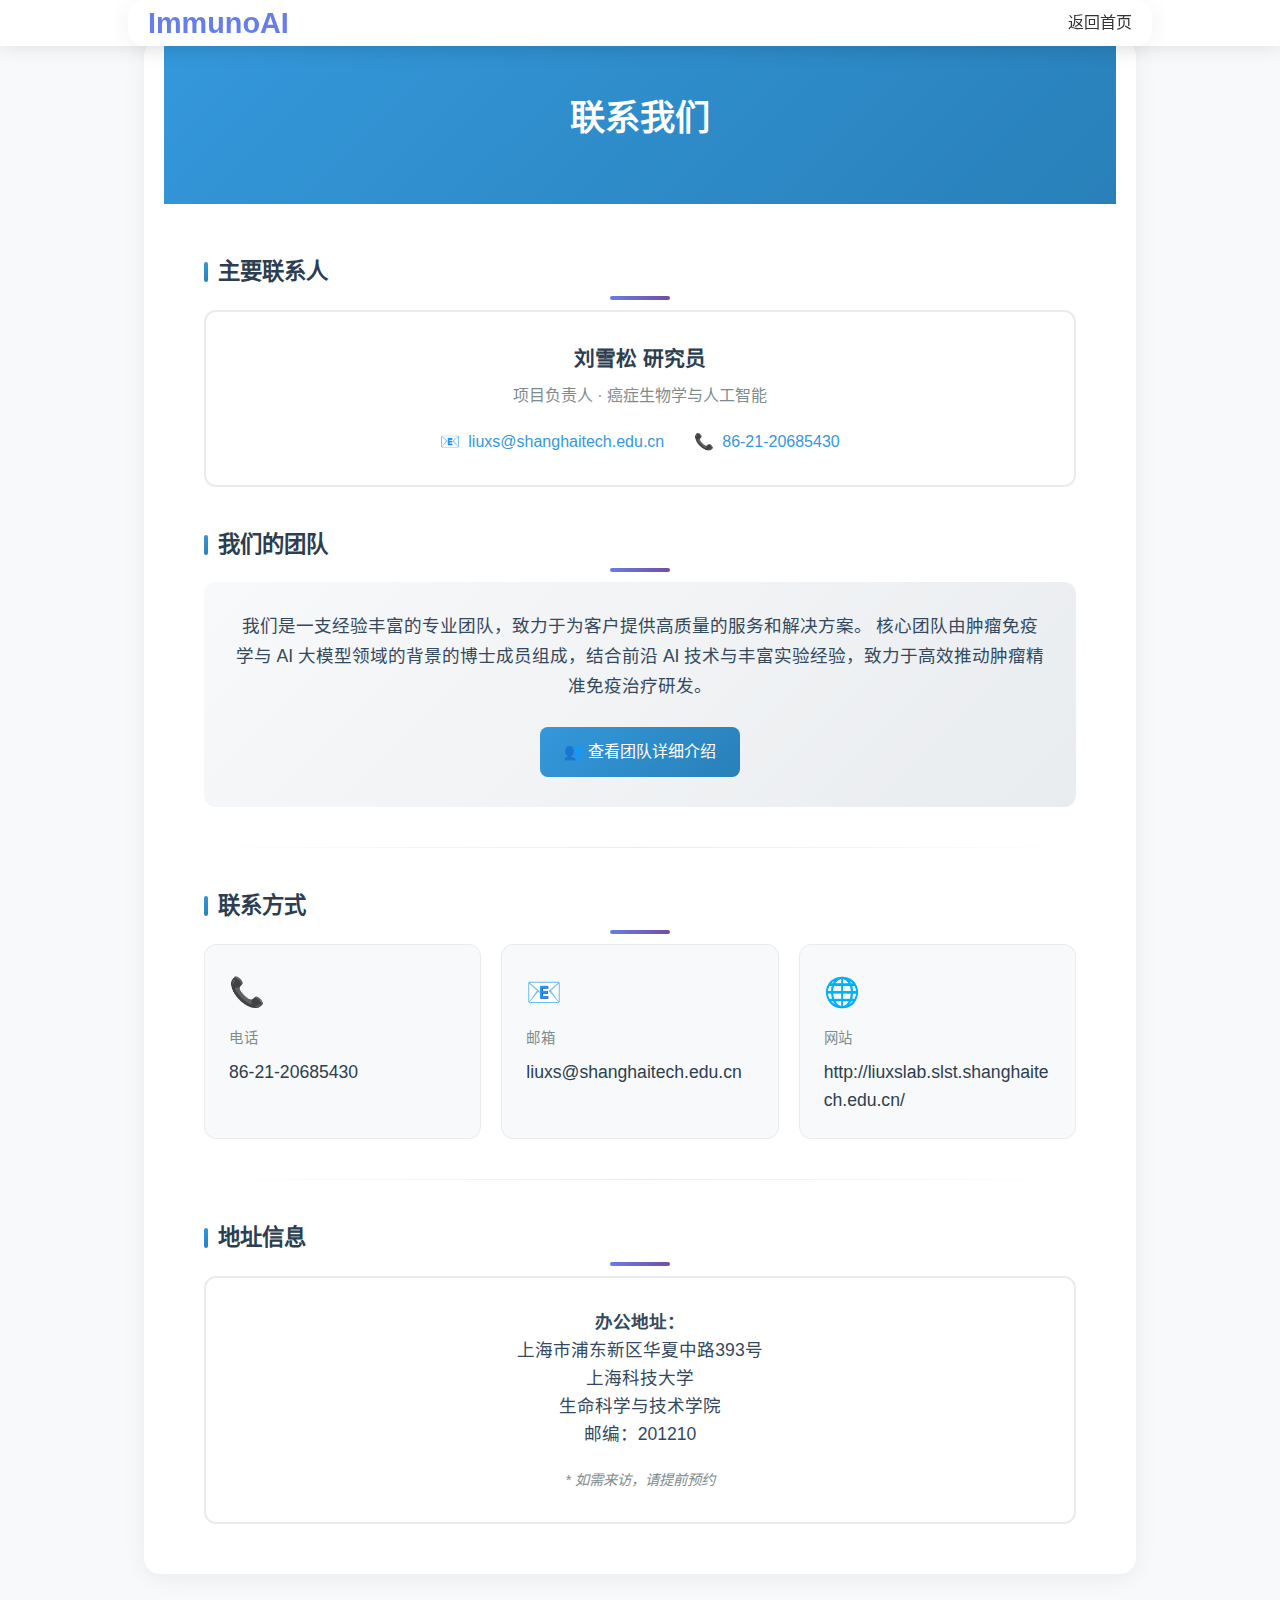
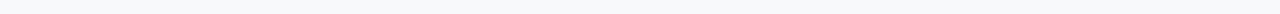
<file: contact_page.html>
<!DOCTYPE html>
<html lang="zh-CN">
<head>
    <meta charset="UTF-8">
    <meta name="viewport" content="width=device-width, initial-scale=1.0">
    <title>联系我们</title>
    <link rel="stylesheet" href="style.css">
    <style>
        * {
            margin: 0;
            padding: 0;
            box-sizing: border-box;
        }

        body {
            font-family: -apple-system, BlinkMacSystemFont, 'Segoe UI', Roboto, sans-serif;
            line-height: 1.6;
            color: #2c3e50;
            background: #f8f9fa;
            padding: 40px 20px;
        }

        .container {
            max-width: 80%;
            margin: auto auto;
            background: white;
            border-radius: 16px;
            box-shadow: 0 4px 24px rgba(0,0,0,0.06);
            overflow: hidden;
        }

        .header {
            background: linear-gradient(135deg, #3498db, #2980b9);
            color: white;
            padding: 50px 40px;
            text-align: center;
        }

        .header h1 {
            font-size: 2.2rem;
            font-weight: 600;
            margin-bottom: 8px;
        }

        .header p {
            font-size: 1.1rem;
            opacity: 0.9;
        }

        .content {
            padding: 50px 40px;
        }

        .section {
            margin-bottom: 40px;
        }

        .section:last-child {
            margin-bottom: 0;
        }

        .section-title {
            font-size: 1.4rem;
            font-weight: 600;
            color: #2c3e50;
            margin-bottom: 20px;
            display: flex;
            align-items: center;
            gap: 10px;
        }

        .section-title::before {
            content: '';
            width: 4px;
            height: 20px;
            background: linear-gradient(135deg, #3498db, #2980b9);
            border-radius: 2px;
        }

        .contact-grid {
            display: grid;
            grid-template-columns: repeat(auto-fit, minmax(200px, 1fr));
            gap: 20px;
        }

        .contact-item {
            padding: 24px;
            background: #f8f9fa;
            border-radius: 12px;
            border: 1px solid #e9ecef;
            transition: all 0.3s ease;
        }

        .contact-item:hover {
            transform: translateY(-2px);
            box-shadow: 0 8px 25px rgba(0,0,0,0.1);
            border-color: #3498db;
        }

        .contact-icon {
            font-size: 1.8rem;
            margin-bottom: 12px;
            display: block;
        }

        .contact-label {
            font-size: 0.9rem;
            color: #7f8c8d;
            margin-bottom: 8px;
            text-transform: uppercase;
            letter-spacing: 0.5px;
        }

        .contact-value {
            font-size: 1.1rem;
            color: #2c3e50;
            font-weight: 500;
            flex: 1;
            min-width: 0;
        }

        .contact-value a {
            color: inherit;
            text-decoration: none;
            word-break: break-all;
            word-wrap: break-word;
        }

        .contact-value a:hover {
            color: #3498db;

        }

        .team-section {
            background: linear-gradient(135deg, #f8f9fa, #e9ecef);
            padding: 30px;
            border-radius: 12px;
            text-align: center;
            margin-bottom: 40px;
        }

        .team-intro {
            font-size: 1.1rem;
            color: #34495e;
            margin-bottom: 25px;
            line-height: 1.7;
        }

        .team-link {
            display: inline-flex;
            align-items: center;
            gap: 8px;
            background: linear-gradient(135deg, #3498db, #2980b9);
            color: white;
            padding: 12px 24px;
            border-radius: 8px;
            text-decoration: none;
            font-weight: 500;
            transition: all 0.3s ease;
        }

        .team-link:hover {
            transform: translateY(-2px);
            box-shadow: 0 8px 20px rgba(52, 152, 219, 0.3);
        }

        .divider {
            height: 1px;
            background: linear-gradient(90deg, transparent, #e9ecef, transparent);
            margin: 40px 0;
        }

        .contact-person {
            background: #fff;
            border: 2px solid #e9ecef;
            border-radius: 12px;
            padding: 30px;
            text-align: center;
            margin-bottom: 30px;
        }

        .person-name {
            font-size: 1.3rem;
            font-weight: 600;
            color: #2c3e50;
            margin-bottom: 8px;
        }

        .person-title {
            color: #7f8c8d;
            font-size: 1rem;
            margin-bottom: 20px;
        }

        .person-contact {
            display: flex;
            justify-content: center;
            gap: 30px;
            flex-wrap: wrap;
        }

        .person-contact-item {
            display: flex;
            align-items: center;
            gap: 8px;
            color: #34495e;
        }

        .person-contact-item a {
            color: #3498db;
            text-decoration: none;
        }

        .person-contact-item a:hover {
            text-decoration: underline;
        }

        .location-section {
            background: #fff;
            border: 2px solid #e9ecef;
            border-radius: 12px;
            padding: 30px;
            text-align: center;
        }

        .address-text {
            font-size: 1.1rem;
            color: #34495e;
            margin-bottom: 20px;
            line-height: 1.6;
        }

        .map-note {
            color: #7f8c8d;
            font-size: 0.9rem;
            font-style: italic;
        }

        @media (max-width: 768px) {
            body {
                padding: 20px 10px;
            }
            
            .header {
                padding: 40px 30px;
            }
            
            .content {
                padding: 40px 30px;
            }
            
            .contact-grid {
                grid-template-columns: 1fr;
            }
            
            .person-contact {
                flex-direction: column;
                gap: 15px;
            }
            
            .header h1 {
                font-size: 1.8rem;
            }
        }

        /* 淡入动画 */
        @keyframes fadeInUp {
            from {
                opacity: 0;
                transform: translateY(20px);
            }
            to {
                opacity: 1;
                transform: translateY(0);
            }
        }

        .section {
            animation: fadeInUp 0.6s ease-out;
        }
    </style>
</head>
<body>
    <header>
        <nav class="container">
            <a href="#" class="logo">ImmunoAI</a>
            <ul class="nav-links">
                <li><a href="index.html">返回首页</a></li>
            </ul>
        </nav>
    </header>
    <div class="container">
        <!-- 页面头部 -->
        <div class="header">
            <h1>联系我们</h1>
        </div>

        <!-- 主要内容 -->
        <div class="content">
            <!-- 主要联系人 -->
            <div class="section">
                <h2 class="section-title">主要联系人</h2>
                <div class="contact-person">
                    <div class="person-name">刘雪松 研究员</div>
                    <div class="person-title">项目负责人 · 癌症生物学与人工智能</div>
                    <div class="person-contact">
                        <div class="person-contact-item">
                            📧 <a href="liuxs@shanghaitech.edu.cn">liuxs@shanghaitech.edu.cn</a>
                        </div>
                        <div class="person-contact-item">
                            📞 <a href="tel: 86-21-206854308"> 86-21-20685430</a>
                        </div>
                    </div>
                </div>
            </div>

            <!-- 我们的团队 -->
            <div class="section">
                <h2 class="section-title">我们的团队</h2>
                <div class="team-section">
                    <p class="team-intro">
                        我们是一支经验丰富的专业团队，致力于为客户提供高质量的服务和解决方案。
                        核心团队由肿瘤免疫学与 AI 大模型领域的背景的博士成员组成，结合前沿 AI 技术与丰富实验经验，致力于高效推动肿瘤精准免疫治疗研发。
                    </p>
                    <a href="https://slst.shanghaitech.edu.cn/lxs/main.htm" class="team-link" target="_blank">
                        👥 查看团队详细介绍
                    </a>
                </div>
            </div>

            <div class="divider"></div>

            <!-- 联系方式 -->
            <div class="section">
                <h2 class="section-title">联系方式</h2>
                <div class="contact-grid">
                    <div class="contact-item">
                        <div class="contact-icon">📞</div>
                        <div class="contact-label">电话</div>
                        <div class="contact-value">
                            <a href="86-21-20685430"> 86-21-20685430</a>
                        </div>
                    </div>
                    
                    <div class="contact-item">
                        <div class="contact-icon">📧</div>
                        <div class="contact-label">邮箱</div>
                        <div class="contact-value">
                            <a href="liuxs@shanghaitech.edu.cn">liuxs@shanghaitech.edu.cn</a>
                        </div>
                    </div>
                    
                    
                    
                    <div class="contact-item">
                        <div class="contact-icon">🌐</div>
                        <div class="contact-label">网站</div>
                        <div class="contact-value">
                            <a href="http://liuxslab.slst.shanghaitech.edu.cn/" target="_blank">http://liuxslab.slst.shanghaitech.edu.cn/</a>
                        </div>
                    </div>
                </div>
            </div>

            <div class="divider"></div>

            <!-- 地址信息 -->
            <div class="section">
                <h2 class="section-title">地址信息</h2>
                <div class="location-section">
                    <div class="address-text">
                        <strong>办公地址：</strong><br>
                        上海市浦东新区华夏中路393号<br>
                        上海科技大学<br>
                        生命科学与技术学院<br>
                        邮编：201210
                    </div>
                    <div class="map-note">
                        * 如需来访，请提前预约
                    </div>
                </div>
            </div>
        </div>
    </div>

    <script>

        // 平滑滚动效果
        document.querySelectorAll('a[href^="#"]').forEach(anchor => {
            anchor.addEventListener('click', function (e) {
                e.preventDefault();
                const target = document.querySelector(this.getAttribute('href'));
                if (target) {
                    target.scrollIntoView({ behavior: 'smooth' });
                }
            });
        });
    </script>
</body>
</html>
</file>
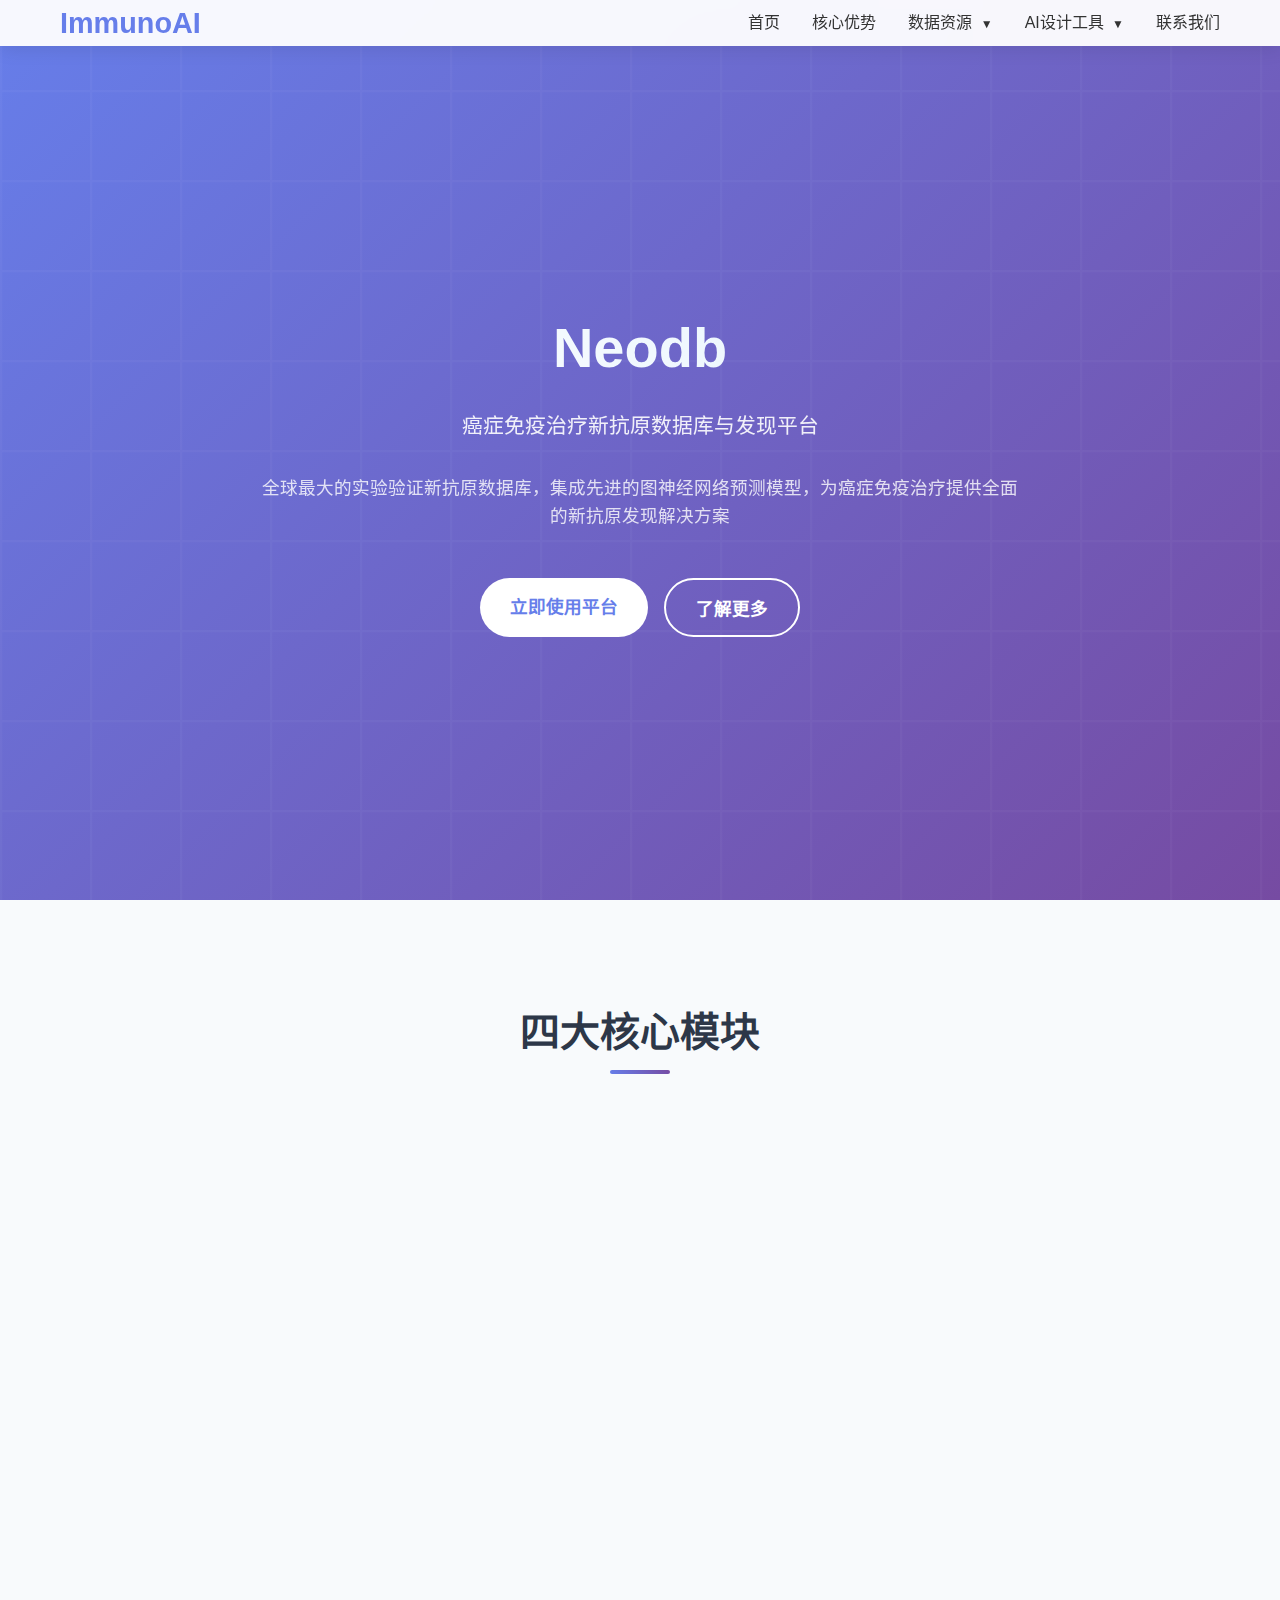
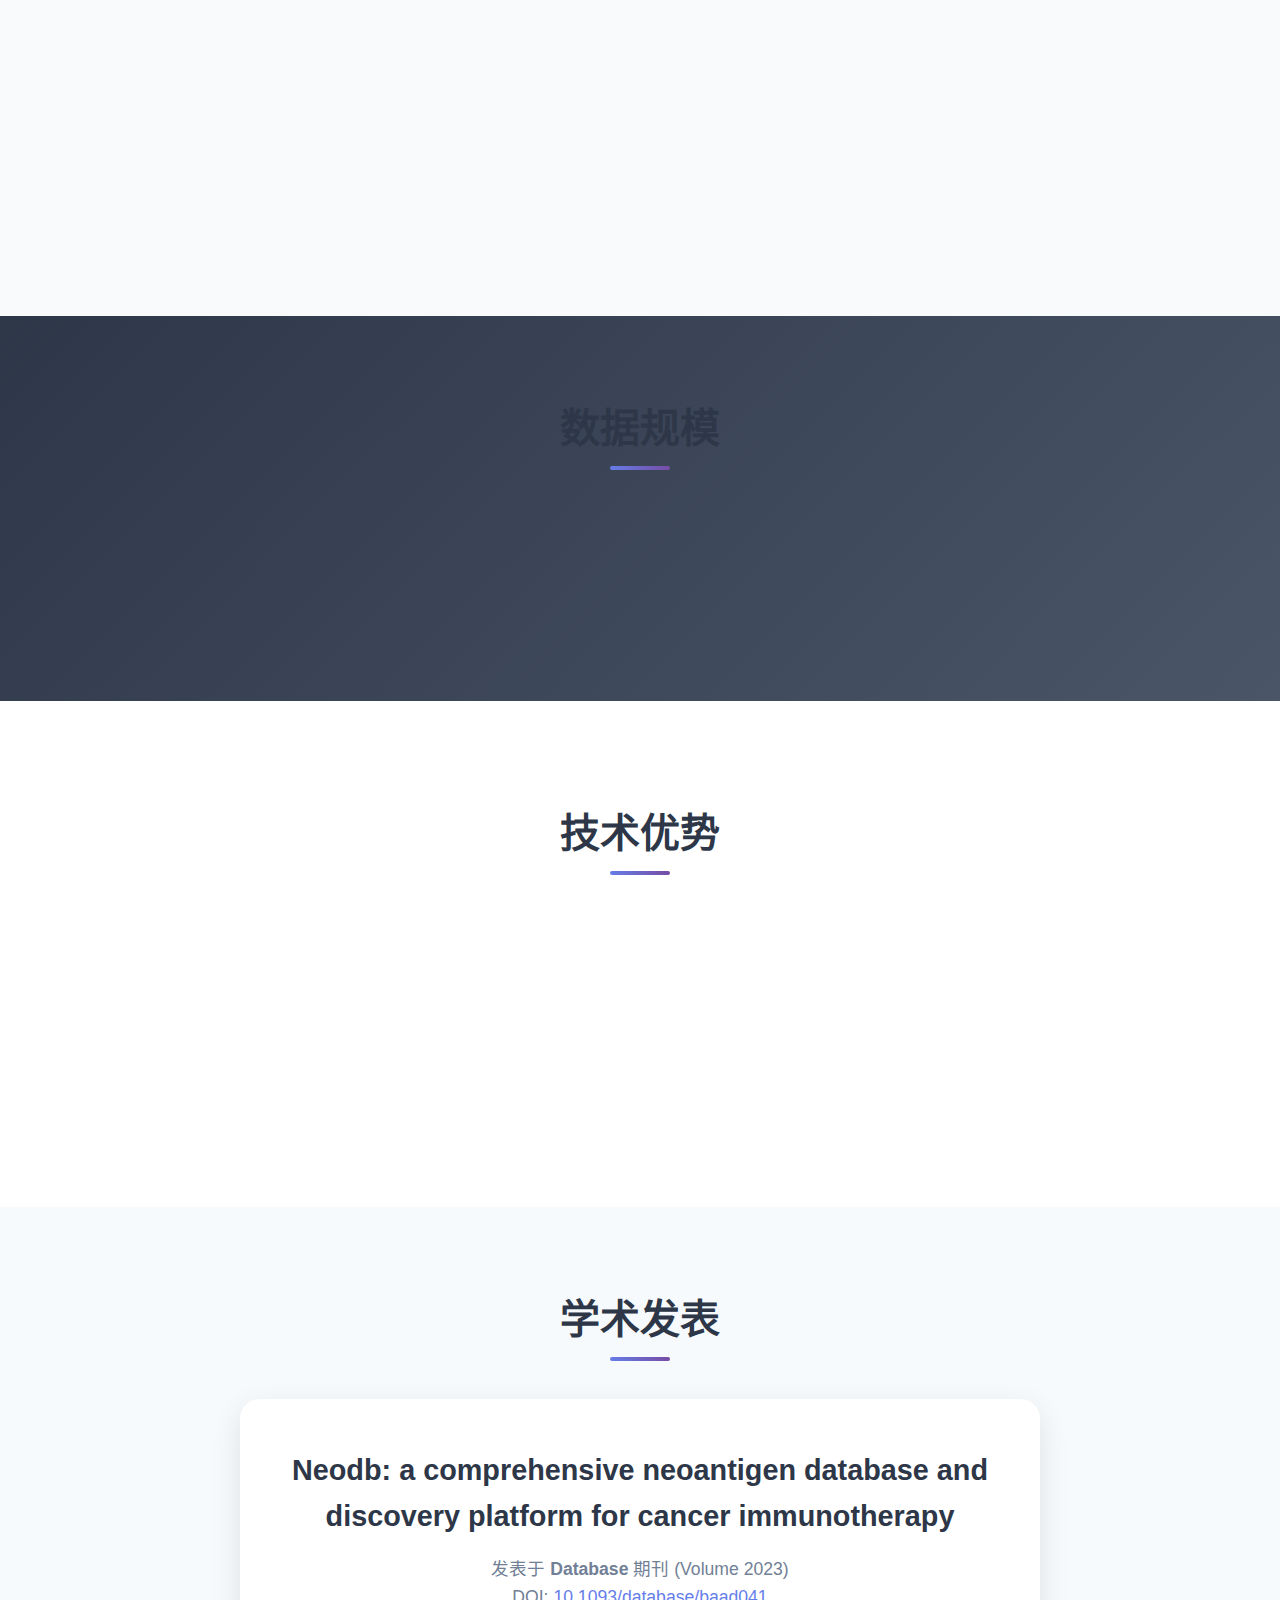
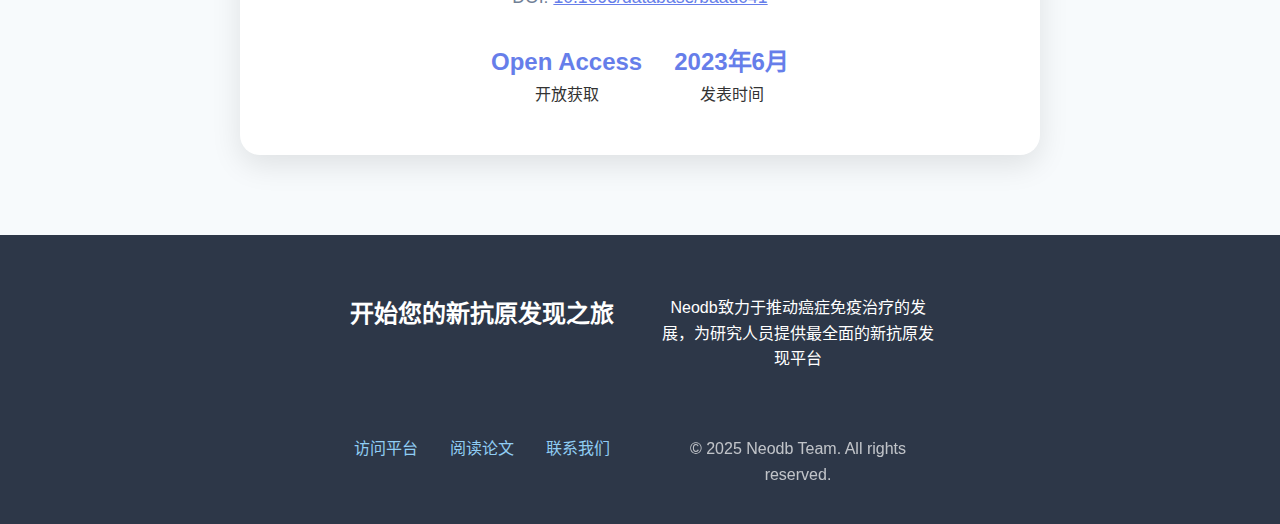
<file: neodb_page.html>
<!DOCTYPE html>
<html lang="zh-CN">
<head>
    <meta charset="UTF-8">
    <meta name="viewport" content="width=device-width, initial-scale=1.0">
    <title>Neodb - 癌症免疫治疗新抗原数据库与发现平台</title>
    <link rel="stylesheet" href="style.css">
    <style>
        * {
            margin: 0;
            padding: 0;
            box-sizing: border-box;
        }

        body {
            font-family: -apple-system, BlinkMacSystemFont, 'Segoe UI', Roboto, Oxygen, Ubuntu, Cantarell, sans-serif;
            line-height: 1.6;
            color: #333;
            overflow-x: hidden;
        }

        /* Hero Section */
        .hero {
            background: linear-gradient(135deg, #667eea 0%, #764ba2 100%);
            min-height: 100vh;
            display: flex;
            align-items: center;
            justify-content: center;
            position: relative;
            color: white;
            text-align: center;
        }

        .hero::before {
            content: '';
            position: absolute;
            top: 0;
            left: 0;
            right: 0;
            bottom: 0;
            background: url('data:image/svg+xml,<svg xmlns="http://www.w3.org/2000/svg" viewBox="0 0 100 100"><defs><pattern id="grid" width="10" height="10" patternUnits="userSpaceOnUse"><path d="M 10 0 L 0 0 0 10" fill="none" stroke="rgba(255,255,255,0.1)" stroke-width="0.5"/></pattern></defs><rect width="100" height="100" fill="url(%23grid)"/></svg>');
            opacity: 0.3;
        }

        .hero-content {
            max-width: 800px;
            padding: 0 20px;
            position: relative;
            z-index: 1;
        }

        .hero h1 {
            font-size: 3.5rem;
            font-weight: 700;
            margin-bottom: 1rem;
            animation: fadeInUp 1s ease-out;
        }

        .hero .subtitle {
            font-size: 1.3rem;
            margin-bottom: 2rem;
            opacity: 0.9;
            animation: fadeInUp 1s ease-out 0.3s both;
        }

        .hero .description {
            font-size: 1.1rem;
            margin-bottom: 3rem;
            opacity: 0.8;
            animation: fadeInUp 1s ease-out 0.6s both;
        }

        .cta-buttons {
            display: flex;
            gap: 1rem;
            justify-content: center;
            flex-wrap: wrap;
            animation: fadeInUp 1s ease-out 0.9s both;
        }

        .btn {
            padding: 15px 30px;
            border: none;
            border-radius: 50px;
            font-size: 1.1rem;
            font-weight: 600;
            cursor: pointer;
            transition: all 0.3s ease;
            text-decoration: none;
            display: inline-block;
        }

        .btn-primary {
            background: white;
            color: #667eea;
        }

        .btn-primary:hover {
            transform: translateY(-2px);
            box-shadow: 0 10px 25px rgba(0,0,0,0.2);
        }

        .btn-secondary {
            background: transparent;
            color: white;
            border: 2px solid white;
        }

        .btn-secondary:hover {
            background: white;
            color: #667eea;
            transform: translateY(-2px);
        }

        /* Features Section */
        .features {
            padding: 100px 20px;
            background: #f8fafc;
        }

        .container {
            max-width: 1200px;
            margin: 0 auto;
        }

        .section-title {
            text-align: center;
            font-size: 2.5rem;
            font-weight: 700;
            margin-bottom: 3rem;
            color: #2d3748;
        }

        .features-grid {
            display: grid;
            grid-template-columns: repeat(auto-fit, minmax(300px, 1fr));
            gap: 3rem;
            margin-top: 4rem;
        }

        .feature-card {
            background: white;
            padding: 2.5rem;
            border-radius: 20px;
            box-shadow: 0 10px 30px rgba(0,0,0,0.1);
            transition: all 0.3s ease;
            text-align: center;
        }

        .feature-card:hover {
            transform: translateY(-10px);
            box-shadow: 0 20px 40px rgba(0,0,0,0.15);
        }

        .feature-icon {
            width: 80px;
            height: 80px;
            margin: 0 auto 1.5rem;
            background: linear-gradient(135deg, #667eea, #764ba2);
            border-radius: 50%;
            display: flex;
            align-items: center;
            justify-content: center;
            font-size: 2rem;
        }

        .feature-card h3 {
            font-size: 1.5rem;
            font-weight: 600;
            margin-bottom: 1rem;
            color: #2d3748;
        }

        .feature-card p {
            color: #718096;
            line-height: 1.7;
        }

        /* Stats Section */
        .stats {
            padding: 80px 20px;
            background: linear-gradient(135deg, #2d3748 0%, #4a5568 100%);
            color: white;
        }

        .stats-grid {
            display: grid;
            grid-template-columns: repeat(auto-fit, minmax(200px, 1fr));
            gap: 3rem;
            text-align: center;
        }

        .stat-item h3 {
            font-size: 3rem;
            font-weight: 700;
            margin-bottom: 0.5rem;
            color: #90cdf4;
        }

        .stat-item p {
            font-size: 1.1rem;
            opacity: 0.9;
        }

        /* Technology Section */
        .technology {
            padding: 100px 20px;
            background: white;
        }

        .tech-grid {
            display: grid;
            grid-template-columns: repeat(auto-fit, minmax(250px, 1fr));
            gap: 2rem;
            margin-top: 3rem;
        }

        .tech-item {
            padding: 2rem;
            border: 2px solid #e2e8f0;
            border-radius: 15px;
            transition: all 0.3s ease;
            text-align: center;
        }

        .tech-item:hover {
            border-color: #667eea;
            transform: translateY(-5px);
        }

        .tech-item h4 {
            font-size: 1.3rem;
            font-weight: 600;
            margin-bottom: 1rem;
            color: #2d3748;
        }

        /* Publication Section */
        .publication {
            padding: 80px 20px;
            background: #f7fafc;
        }

        .pub-card {
            background: white;
            padding: 3rem;
            border-radius: 20px;
            box-shadow: 0 10px 30px rgba(0,0,0,0.1);
            text-align: center;
            max-width: 800px;
            margin: 0 auto;
        }

        .pub-card h3 {
            font-size: 1.8rem;
            font-weight: 600;
            margin-bottom: 1rem;
            color: #2d3748;
        }

        .pub-info {
            color: #718096;
            margin-bottom: 2rem;
            font-size: 1.1rem;
        }

        .pub-stats {
            display: flex;
            justify-content: center;
            gap: 2rem;
            margin-top: 2rem;
            flex-wrap: wrap;
        }

        .pub-stat {
            text-align: center;
        }

        .pub-stat strong {
            display: block;
            font-size: 1.5rem;
            color: #667eea;
            font-weight: 700;
        }

        /* Footer */
        .footer {
            background: #2d3748;
            color: white;
            padding: 60px 20px 30px;
            text-align: center;
        }

        .footer-content {
            max-width: 600px;
            margin: 0 auto;
        }

        .footer h3 {
            font-size: 1.5rem;
            margin-bottom: 1rem;
        }

        .footer-links {
            display: flex;
            justify-content: center;
            gap: 2rem;
            margin: 2rem 0;
            flex-wrap: wrap;
        }

        .footer-links a {
            color: #90cdf4;
            text-decoration: none;
            font-weight: 500;
        }

        .footer-links a:hover {
            color: white;
        }

        /* Animations */
        @keyframes fadeInUp {
            from {
                opacity: 0;
                transform: translateY(30px);
            }
            to {
                opacity: 1;
                transform: translateY(0);
            }
        }

        /* Responsive */
        @media (max-width: 768px) {
            .hero h1 {
                font-size: 2.5rem;
            }
            
            .hero .subtitle {
                font-size: 1.1rem;
            }
            
            .cta-buttons {
                flex-direction: column;
                align-items: center;
            }
            
            .section-title {
                font-size: 2rem;
            }
            
            .features-grid,
            .tech-grid {
                grid-template-columns: 1fr;
            }
            
            .stats-grid {
                grid-template-columns: repeat(2, 1fr);
            }
            
            .pub-stats {
                flex-direction: column;
                gap: 1rem;
            }
        }
    </style>
</head>
<body>
    <header>
        <nav class="container">
            <a href="#" class="logo">ImmunoAI</a>
            <ul class="nav-links">
                <li><a href="index.html">首页</a></li>
                <li><a href="index.html#features">核心优势</a></li>
                <li class="dropdown">
                    <a href="#services">数据资源</a>
                    <div class="dropdown-content">
                        <a href="tsmpdb.html">肿瘤膜蛋白数据库</a>
                        <a href="neodb_page.html">肿瘤新抗原数据库</a>
                    </div>
                </li>
                <li class="dropdown">
                    <a href="#tools">AI设计工具</a>
                    <div class="dropdown-content">
                        <a href="antibody_design.html">抗体设计</a>
                        <a href="tcr_design.html">TCR设计</a>
                        <a href="tcr_design.html">定向进化</a>
                    </div>
                </li>
                <li><a href="contact_page.html">联系我们</a></li>
            </ul>
        </nav>
    </header>
    <!-- Hero Section -->
    <section class="hero">
        <div class="hero-content">
            <h1>Neodb</h1>
            <p class="subtitle">癌症免疫治疗新抗原数据库与发现平台</p>
            <p class="description">
                全球最大的实验验证新抗原数据库，集成先进的图神经网络预测模型，为癌症免疫治疗提供全面的新抗原发现解决方案
            </p>
            <div class="cta-buttons">
                <a href="https://liuxslab.com/Neodb/" class="btn btn-primary">立即使用平台</a>
                <button id="learn-more-btn" class="btn btn-secondary" onclick="window.location.href = 'https://doi.org/10.1093/database/baad041';" >了解更多</button>
            </div>
        </div>
    </section>

    <!-- Features Section -->
    <section class="features" id="features">
        <div class="container">
            <h2 class="section-title">四大核心模块</h2>
            <div class="features-grid">
                <div class="feature-card">
                    <div class="feature-icon">🧪</div>
                    <h3>Val-Neo 验证模块</h3>
                    <p>收录1,463个实验验证的免疫原性新抗原肽段，来源于206篇研究论文，是目前最全面的验证新抗原数据库</p>
                </div>
                <div class="feature-card">
                    <div class="feature-icon">🧬</div>
                    <h3>Driver-Neo 驱动模块</h3>
                    <p>基于451个基因的3,068个复发性驱动突变，通过多特征筛选提供20,971个候选新抗原列表</p>
                </div>
                <div class="feature-card">
                    <div class="feature-icon">🛠️</div>
                    <h3>Tools 工具模块</h3>
                    <p>集成业界领先的新抗原预测工具，包括抗原处理、抗原结合和免疫原性预测三大类别</p>
                </div>
                <div class="feature-card">
                    <div class="feature-icon">🤖</div>
                    <h3>Immuno-GNN 模型</h3>
                    <p>基于图神经网络的创新免疫原性预测模型，首次将GNN技术应用于新抗原免疫原性预测</p>
                </div>
            </div>
        </div>
    </section>

    <!-- Stats Section -->
    <section class="stats">
        <div class="container">
            <h2 class="section-title">数据规模</h2>
            <div class="stats-grid">
                <div class="stat-item">
                    <h3>1,463</h3>
                    <p>实验验证新抗原</p>
                </div>
                <div class="stat-item">
                    <h3>20,971</h3>
                    <p>候选新抗原</p>
                </div>
                <div class="stat-item">
                    <h3>206</h3>
                    <p>研究论文</p>
                </div>
                <div class="stat-item">
                    <h3>451</h3>
                    <p>癌症驱动基因</p>
                </div>
            </div>
        </div>
    </section>

    <!-- Technology Section -->
    <section class="technology">
        <div class="container">
            <h2 class="section-title">技术优势</h2>
            <div class="tech-grid">
                <div class="tech-item">
                    <h4>图神经网络</h4>
                    <p>首次将GNN应用于新抗原免疫原性预测，考虑HLA与抗原肽段的空间相互作用</p>
                </div>
                <div class="tech-item">
                    <h4>注意力机制</h4>
                    <p>采用注意力机制捕捉不同氨基酸之间的复杂相互作用关系</p>
                </div>
                <div class="tech-item">
                    <h4>多特征整合</h4>
                    <p>整合蛋白酶体切割、TAP转运效率、肽段-HLA结合稳定性等多维特征</p>
                </div>
                <div class="tech-item">
                    <h4>批量处理</h4>
                    <p>支持MAF、VCF、TXT等多种文件格式的批量输入和处理</p>
                </div>
            </div>
        </div>
    </section>

    <!-- Publication Section -->
    <section class="publication">
        <div class="container">
            <h2 class="section-title">学术发表</h2>
            <div class="pub-card">
                <h3>Neodb: a comprehensive neoantigen database and discovery platform for cancer immunotherapy</h3>
                <p class="pub-info">
                    发表于 <strong>Database</strong> 期刊 (Volume 2023) <br>
                    DOI: <a href="https://doi.org/10.1093/database/baad041" style="color: #667eea;">10.1093/database/baad041</a>
                </p>
                <div class="pub-stats">
                    <div class="pub-stat">
                        <strong>Open Access</strong>
                        <span>开放获取</span>
                    </div>
                    <div class="pub-stat">
                        <strong>2023年6月</strong>
                        <span>发表时间</span>
                    </div>
                    
                </div>
            </div>
        </div>
    </section>

    <!-- Footer -->
    <footer class="footer">
        <div class="footer-content">
            <h3>开始您的新抗原发现之旅</h3>
            <p>Neodb致力于推动癌症免疫治疗的发展，为研究人员提供最全面的新抗原发现平台</p>
            <div class="footer-links">
                <a href="https://liuxslab.com/Neodb/">访问平台</a>
                <a href="https://doi.org/10.1093/database/baad041">阅读论文</a>
                <a href="contact_page.html">联系我们</a>
            </div>
            <p style="margin-top: 2rem; opacity: 0.7;">© 2025 Neodb Team. All rights reserved.</p>
        </div>
    </footer>

    <script>
        // Smooth scrolling for anchor links
        document.querySelectorAll('a[href^="#"]').forEach(anchor => {
            anchor.addEventListener('click', function (e) {
                e.preventDefault();
                document.querySelector(this.getAttribute('href')).scrollIntoView({
                    behavior: 'smooth'
                });
            });
        });

        // Handle "了解更多" button click to switch Shiny tab
        document.getElementById('learn-more-btn').addEventListener('click', function() {
            // Send message to Shiny to switch to contact tab
            if (window.Shiny) {
                Shiny.setInputValue('switch_to_contact', Math.random(), {priority: 'event'});
            }
        });

        // Add scroll animations
        const observerOptions = {
            threshold: 0.1,
            rootMargin: '0px 0px -50px 0px'
        };

        const observer = new IntersectionObserver((entries) => {
            entries.forEach(entry => {
                if (entry.isIntersecting) {
                    entry.target.style.opacity = '1';
                    entry.target.style.transform = 'translateY(0)';
                }
            });
        }, observerOptions);

        // Observe elements for animation
        document.querySelectorAll('.feature-card, .tech-item, .stat-item').forEach(el => {
            el.style.opacity = '0';
            el.style.transform = 'translateY(20px)';
            el.style.transition = 'opacity 0.6s ease, transform 0.6s ease';
            observer.observe(el);
        });
    </script>
</body>
</html>
</file>
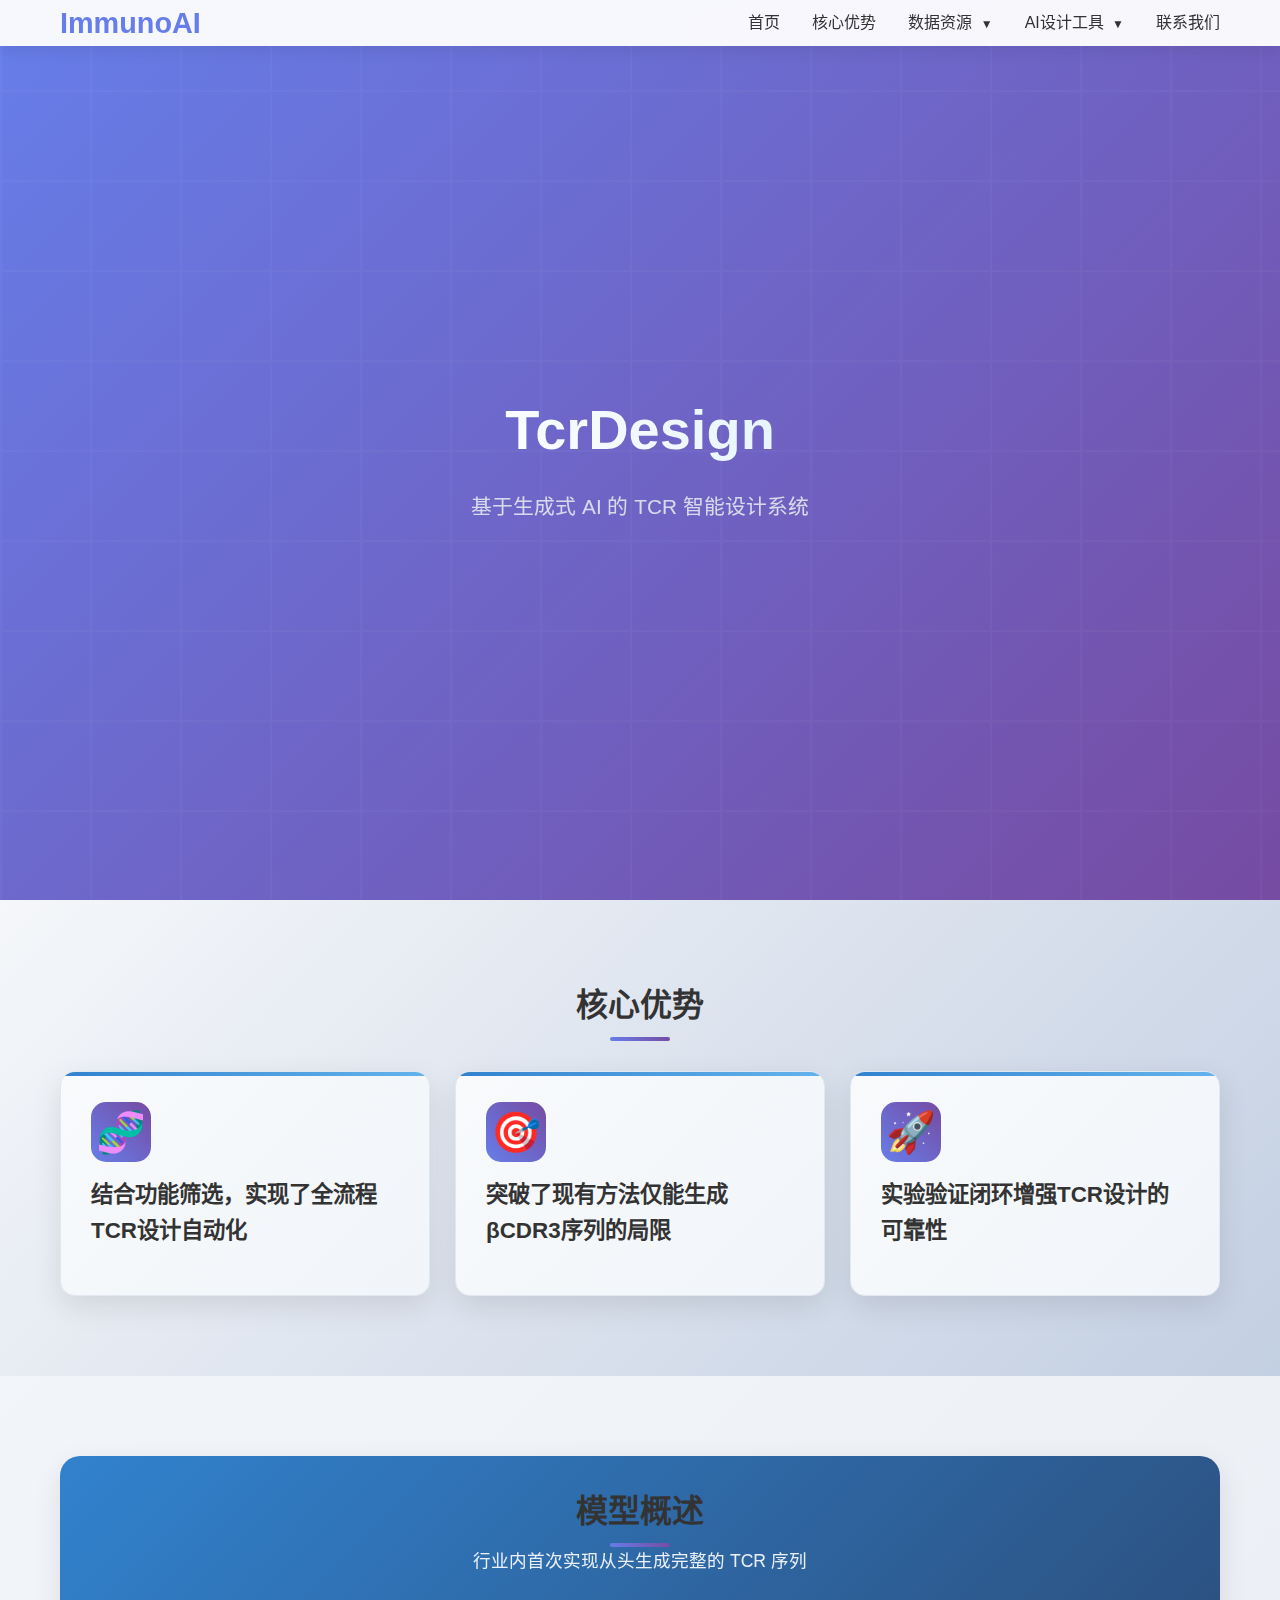
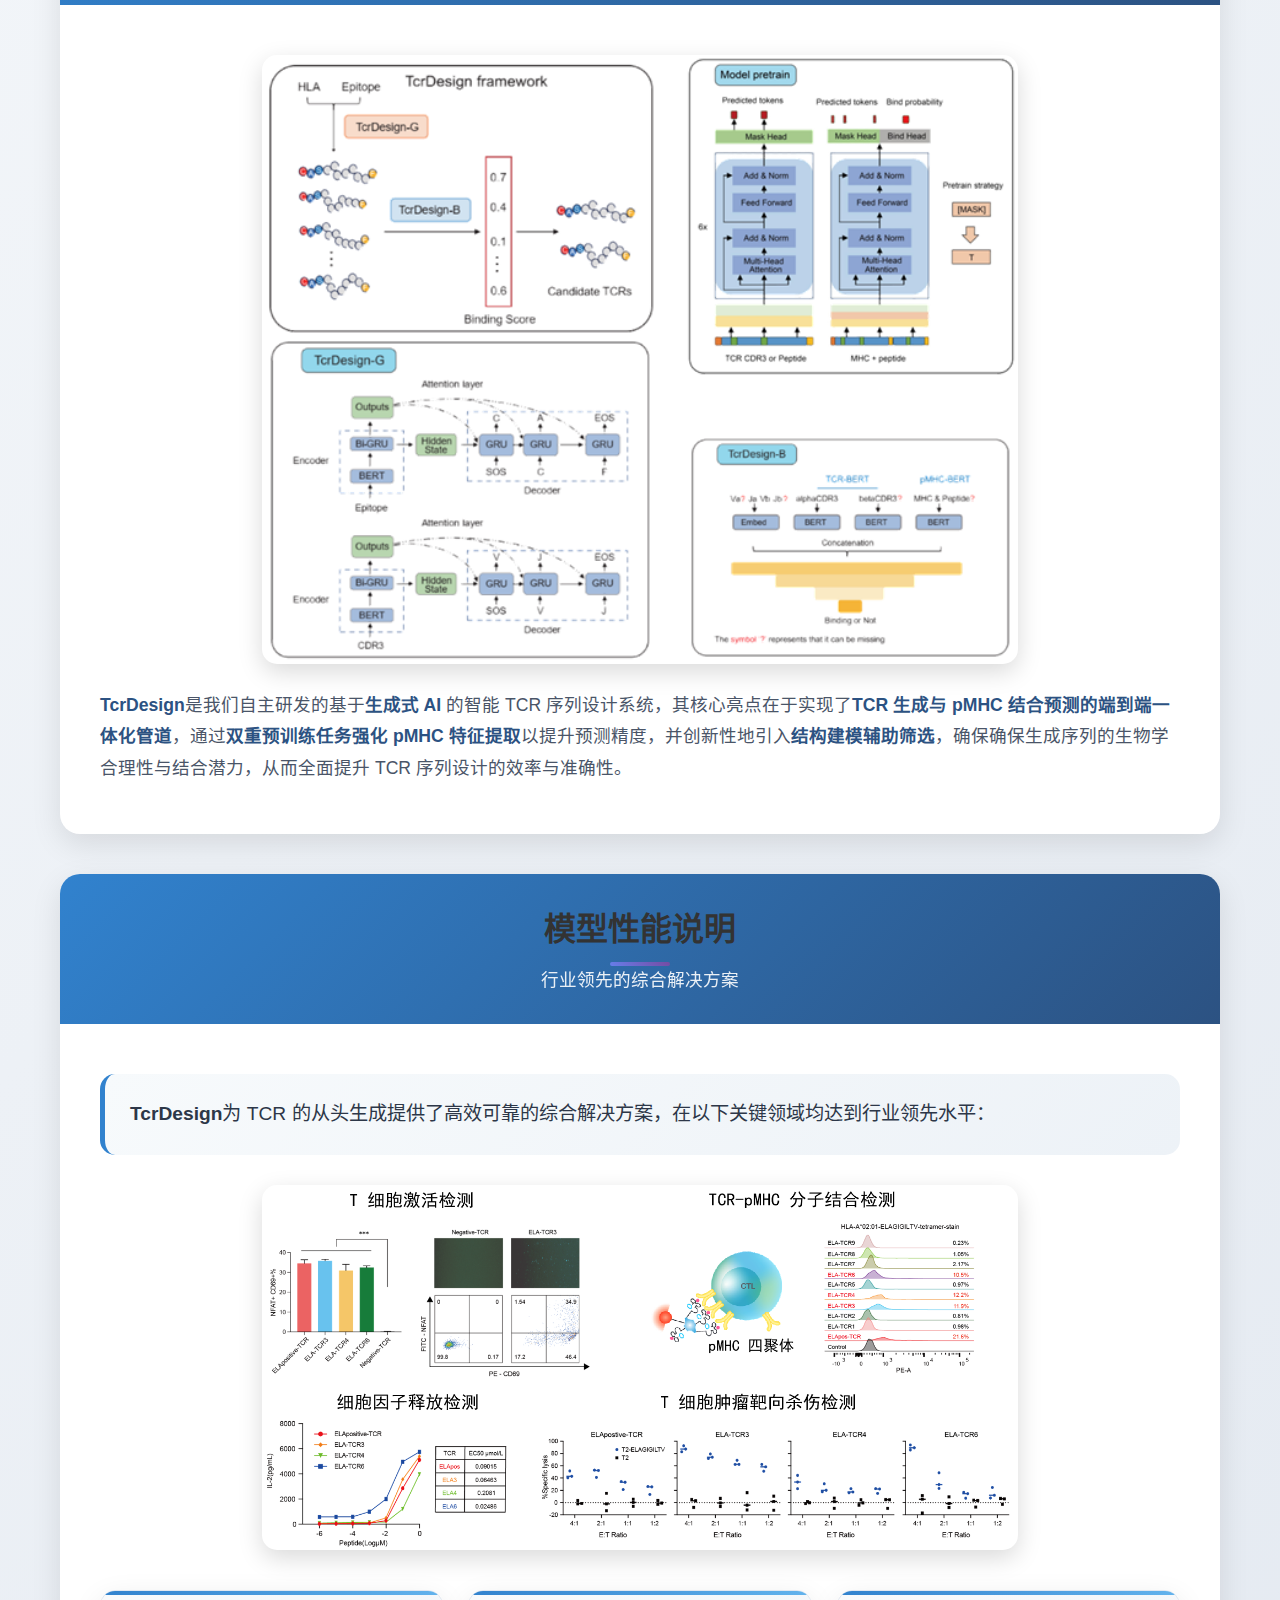
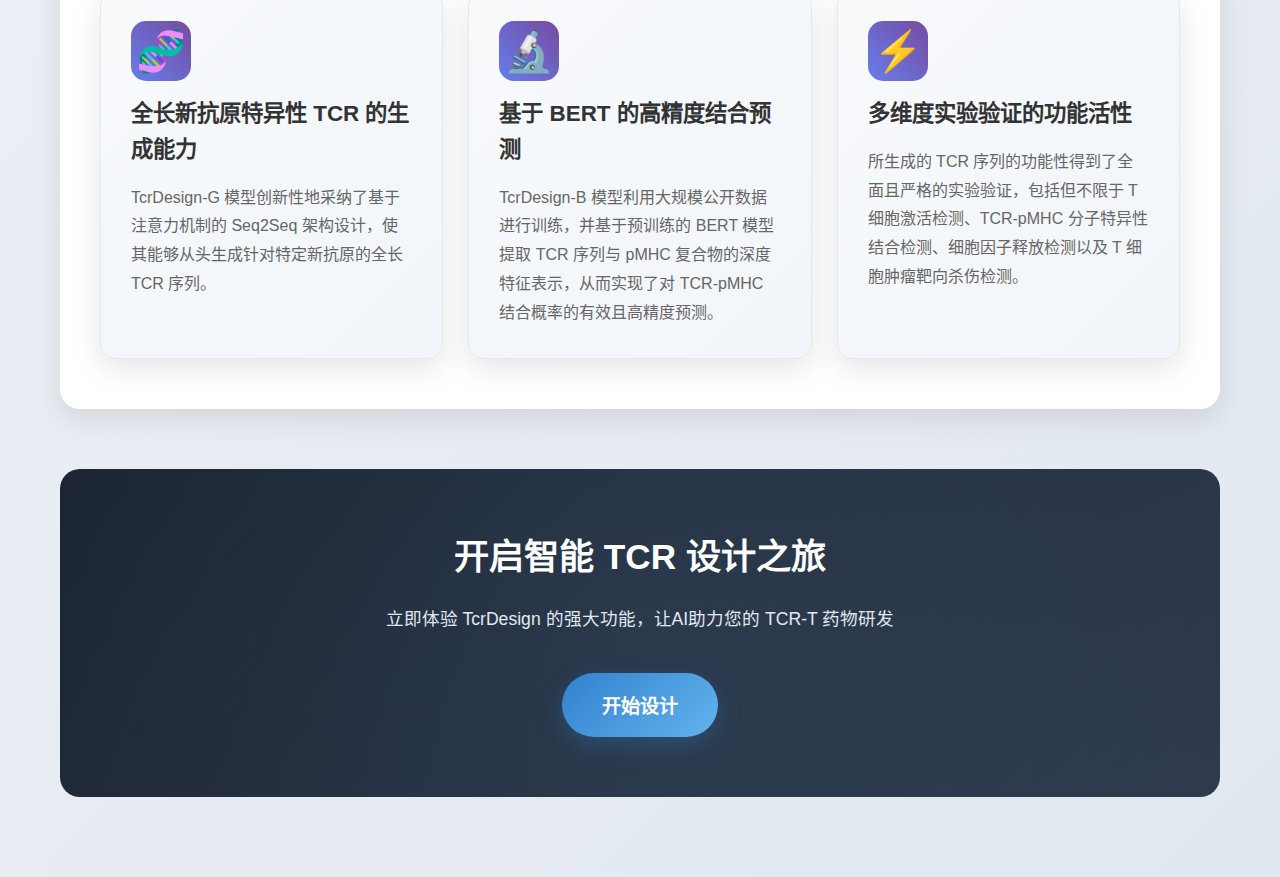
<file: tcr_design.html>
<!DOCTYPE html>
<html lang="zh-CN">
<head>
    <meta charset="UTF-8">
    <meta name="viewport" content="width=device-width, initial-scale=1.0">
    <title>TcrDesign - TCR智能设计系统 | ImmunoAI</title>
    <link rel="stylesheet" href="style.css">
    <style>
        * {
            margin: 0;
            padding: 0;
            box-sizing: border-box;
        }

        body {
            font-family: 'Arial', 'Microsoft YaHei', sans-serif;
            line-height: 1.6;
            color: #333;
            background: linear-gradient(135deg, #f8fafc 0%, #e2e8f0 100%);
        }

        .container {
            max-width: 1200px;
            margin: 0 auto;
            padding: 0 20px;
        }

        /* Hero Section */
        .hero {
            background: linear-gradient(135deg, #667eea 0%, #764ba2 100%);
            min-height: 100vh;
            display: flex;
            align-items: center;
            justify-content: center;
            position: relative;
            color: white;
            text-align: center;
        }

        .hero::before {
            content: '';
            position: absolute;
            top: 0;
            left: 0;
            right: 0;
            bottom: 0;
            background: url('data:image/svg+xml,<svg xmlns="http://www.w3.org/2000/svg" viewBox="0 0 100 100"><defs><pattern id="grid" width="10" height="10" patternUnits="userSpaceOnUse"><path d="M 10 0 L 0 0 0 10" fill="none" stroke="rgba(255,255,255,0.1)" stroke-width="0.5"/></pattern></defs><rect width="100" height="100" fill="url(%23grid)"/></svg>');
            opacity: 0.3;
        }

        .hero-content {
            max-width: 800px;
            padding: 0 20px;
            position: relative;
            z-index: 1;
        }

        .hero h1 {
            font-size: 3.5rem;
            font-weight: 700;
            margin-bottom: 1rem;
            animation: fadeInUp 1s ease-out;
        }

        .hero .subtitle {
            font-size: 1.3rem;
            margin-bottom: 2rem;
            opacity: 0.9;
            animation: fadeInUp 1s ease-out 0.3s both;
        }

        .hero .description {
            font-size: 1.1rem;
            margin-bottom: 3rem;
            opacity: 0.8;
            animation: fadeInUp 1s ease-out 0.6s both;
        }

        .main-title {
            font-size: 3rem;
            font-weight: 700;
            margin-bottom: 20px;
            background: linear-gradient(135deg, #63b3ed 0%, #90cdf4 100%);
            -webkit-background-clip: text;
            -webkit-text-fill-color: transparent;
            background-clip: text;
        }

        .subtitle {
            font-size: 1.3rem;
            color: #e2e8f0;
            font-weight: 300;
            max-width: 800px;
            margin: 0 auto;
        }

        .model-image-container {
            width: 70%;
            border-radius: 15px;
            overflow: hidden;
            box-shadow: 0 8px 25px rgba(0,0,0,0.15);
            transition: all 0.3s ease;
            margin: 0 auto;
        }

        .model-image-container:hover {
            transform: scale(1.02);
            box-shadow: 0 12px 35px rgba(0,0,0,0.2);
        }

        .model-image {
            width: 100%;
            height: auto;
            display: block;
            transition: all 0.3s ease;
        }

        .image-placeholder {
            width: 100%;
            height: 1000px;
            background: linear-gradient(135deg, #e2e8f0 0%, #cbd5e0 100%);
            border-radius: 15px;
            display: flex;
            align-items: center;
            justify-content: center;
            color: #4a5568;
            font-size: 1.1rem;
            border: 2px dashed #a0aec0;
            transition: all 0.3s ease;
        }

        .image-placeholder:hover {
            background: linear-gradient(135deg, #cbd5e0 0%, #a0aec0 100%);
        }


        /* 主要内容区域 */
        main {
            padding: 80px 0;
        }

        .section {
            background: white;
            margin-bottom: 40px;
            border-radius: 20px;
            box-shadow: 0 10px 30px rgba(0,0,0,0.1);
            overflow: hidden;
            transition: transform 0.3s ease, box-shadow 0.3s ease;
        }

        .section:hover {
            transform: translateY(-5px);
            box-shadow: 0 20px 40px rgba(0,0,0,0.15);
        }

        .section-header {
            background: linear-gradient(135deg, #3182ce 0%, #2c5282 100%);
            color: white;
            padding: 30px 40px;
            text-align: center;
        }

        .section-title {
            font-size: 2rem;
            font-weight: 600;
            margin-bottom: 10px;
        }

        .section-description {
            font-size: 1.1rem;
            opacity: 0.9;
        }

        .section-content {
            padding: 50px 40px;
        }

        /* 模型概述部分 */
        .overview-content {
            display: grid;
            grid-template-columns: 1fr;
            gap: 40px;
            align-items: center;
        }

        .overview-text {
            font-size: 1.1rem;
            line-height: 1.8;
            color: #4a5568;
        }

        .highlight-text {
            color: #2c5282;
            font-weight: 600;
        }

        /* 性能说明部分 */
        .performance-intro {
            font-size: 1.2rem;
            color: #2d3748;
            margin-bottom: 30px;
            padding: 25px;
            background: linear-gradient(135deg, #f7fafc 0%, #edf2f7 100%);
            border-radius: 15px;
            border-left: 5px solid #3182ce;
        }

        .features-grid {
            display: grid;
            grid-template-columns: repeat(auto-fit, minmax(300px, 1fr));
            gap: 25px;
            margin-top: 40px;
        }

        .feature-card {
            background: linear-gradient(135deg, #f8fafc 0%, #f1f5f9 100%);
            padding: 30px;
            border-radius: 15px;
            border: 1px solid #e2e8f0;
            transition: all 0.3s ease;
            position: relative;
            overflow: hidden;
        }

        .feature-card::before {
            content: '';
            position: absolute;
            top: 0;
            left: 0;
            width: 100%;
            height: 4px;
            background: linear-gradient(135deg, #3182ce 0%, #63b3ed 100%);
        }

        .feature-card:hover {
            transform: translateY(-3px);
            box-shadow: 0 15px 35px rgba(0,0,0,0.1);
            background: linear-gradient(135deg, #ffffff 0%, #f8fafc 100%);
        }

        .feature-icon {
            font-size: 2.5rem;
            margin-bottom: 15px;
        }

        .feature-title {
            font-size: 1.3rem;
            font-weight: 600;
            color: #2c5282;
            margin-bottom: 15px;
        }

        .feature-description {
            color: #4a5568;
            line-height: 1.7;
        }

        /* 开始设计按钮 */
        .action-section {
            text-align: center;
            padding: 60px 0;
            background: linear-gradient(135deg, #1a202c 0%, #2d3748 100%);
            margin-top: 60px;
            border-radius: 20px;
            position: relative;
            overflow: hidden;
        }

        .action-section::before {
            content: '';
            position: absolute;
            top: -50%;
            left: -50%;
            width: 200%;
            height: 200%;
            background: radial-gradient(circle, rgba(99, 179, 237, 0.1) 0%, transparent 70%);
            animation: pulse 4s ease-in-out infinite;
        }

        @keyframes pulse {
            0%, 100% { transform: scale(0.8); opacity: 0.3; }
            50% { transform: scale(1.2); opacity: 0.1; }
        }

        .action-content {
            position: relative;
            z-index: 2;
        }

        .action-title {
            font-size: 2.2rem;
            color: white;
            margin-bottom: 20px;
            font-weight: 600;
        }

        .action-subtitle {
            font-size: 1.1rem;
            color: #e2e8f0;
            margin-bottom: 40px;
            max-width: 600px;
            margin-left: auto;
            margin-right: auto;
        }

        .start-design-btn {
            display: inline-block;
            padding: 18px 40px;
            background: linear-gradient(135deg, #3182ce 0%, #63b3ed 100%);
            color: white;
            text-decoration: none;
            border-radius: 50px;
            font-size: 1.2rem;
            font-weight: 600;
            transition: all 0.3s ease;
            box-shadow: 0 8px 25px rgba(49, 130, 206, 0.3);
            cursor: pointer;
            border: none;
        }

        .start-design-btn:hover {
            transform: translateY(-3px);
            box-shadow: 0 12px 35px rgba(49, 130, 206, 0.4);
            background: linear-gradient(135deg, #2c5282 0%, #3182ce 100%);
        }

        /* 联系我们弹窗 */
        .modal {
            display: none;
            position: fixed;
            z-index: 1000;
            left: 0;
            top: 0;
            width: 100%;
            height: 100%;
            background-color: rgba(0, 0, 0, 0.6);
            backdrop-filter: blur(5px);
            animation: fadeIn 0.3s ease;
        }

        @keyframes fadeIn {
            from { opacity: 0; }
            to { opacity: 1; }
        }

        .modal-content {
            background: white;
            margin: 5% auto;
            padding: 0;
            border-radius: 20px;
            width: 90%;
            max-width: 500px;
            box-shadow: 0 25px 60px rgba(0,0,0,0.3);
            animation: slideIn 0.3s ease;
            overflow: hidden;
        }

        @keyframes slideIn {
            from { transform: translateY(-50px); opacity: 0; }
            to { transform: translateY(0); opacity: 1; }
        }

        .modal-header {
            background: linear-gradient(135deg, #3182ce 0%, #2c5282 100%);
            color: white;
            padding: 25px 30px;
            text-align: center;
            position: relative;
        }

        .modal-title {
            font-size: 1.5rem;
            font-weight: 600;
            margin: 0;
        }

        .close {
            position: absolute;
            right: 20px;
            top: 50%;
            transform: translateY(-50%);
            color: white;
            font-size: 24px;
            font-weight: bold;
            cursor: pointer;
            transition: all 0.3s ease;
            width: 30px;
            height: 30px;
            display: flex;
            align-items: center;
            justify-content: center;
            border-radius: 50%;
        }

        .close:hover {
            background: rgba(255, 255, 255, 0.2);
        }

        .modal-body {
            padding: 30px;
        }

        .contact-item {
            display: flex;
            align-items: center;
            margin-bottom: 20px;
            padding: 15px;
            background: #f8fafc;
            border-radius: 10px;
            border-left: 4px solid #3182ce;
            transition: all 0.3s ease;
        }

        .contact-item:hover {
            background: #f1f5f9;
            transform: translateX(5px);
        }

        .contact-icon {
            font-size: 1.5rem;
            margin-right: 15px;
            color: #3182ce;
            width: 30px;
            text-align: center;
        }

        .contact-info h4 {
            margin: 0 0 5px 0;
            color: #2d3748;
            font-size: 1.1rem;
        }

        .contact-info p {
            margin: 0;
            color: #4a5568;
            font-size: 0.95rem;
        }

        /* 响应式设计 */
        @media (max-width: 768px) {
            .main-title {
                font-size: 2.2rem;
            }

            .subtitle {
                font-size: 1.1rem;
            }

            .overview-content {
                grid-template-columns: 12fr;
                gap: 30px;
            }

            .features-grid {
                grid-template-columns: 1fr;
            }

            .section-content, .section-header {
                padding: 30px 25px;
            }

            .action-title {
                font-size: 1.8rem;
            }

            .modal-content {
                margin: 10% auto;
                width: 95%;
            }
        }
    </style>
</head>
<body>
    <header>
        <nav class="container">
            <a href="#" class="logo">ImmunoAI</a>
            <ul class="nav-links">
                <li><a href="index.html">首页</a></li>
                <li><a href="index.html#features">核心优势</a></li>
                <li class="dropdown">
                    <a href="#services">数据资源</a>
                    <div class="dropdown-content">
                        <a href="tsmpdb.html">肿瘤膜蛋白数据库</a>
                        <a href="neodb_page.html">肿瘤新抗原数据库</a>
                    </div>
                </li>
                <li class="dropdown">
                    <a href="#tools">AI设计工具</a>
                    <div class="dropdown-content">
                        <a href="antibody_design.html">抗体设计</a>
                        <a href="tcr_design.html">TCR设计</a>
                        <a href="antide.html">定向进化</a>
                    </div>
                </li>
                <li><a href="contact_page.html">联系我们</a></li>
            </ul>
        </nav>
    </header>

    <!-- Hero Section -->
    <section class="hero">
        <div class="hero-content">
            <h1>TcrDesign</h1>
            <p class="subtitle">基于生成式 AI 的 TCR 智能设计系统</p>
        </div>
    </section>

    <section id="features" class="features">
        <div class="container">
            <h2 class="section-title">核心优势</h2>
            <div class="features-grid">
                <div class="feature-card">
                    <div class="feature-icon">🧬</div>
                    <h3>结合功能筛选，实现了全流程TCR设计自动化</h3>
                </div>
                <div class="feature-card">
                    <div class="feature-icon">🎯</div>
                    <h3>突破了现有方法仅能生成βCDR3序列的局限</h3>
                </div>
                <div class="feature-card">
                    <div class="feature-icon">🚀</div>
                    <h3>实验验证闭环增强TCR设计的可靠性</h3>
                </div>
            </div>
        </div>
    </section>


    <main>
        <div class="container">
            <!-- 模型概述 -->
            <section class="section">
                <div class="section-header">
                    <h2 class="section-title">模型概述</h2>
                    <p class="section-description">行业内首次实现从头生成完整的 TCR 序列</p>
                </div>
                <div class="section-content">
                    <div class="model-image-container">
                            <img src="picture/TcrDesign_model.png" alt="TcrDesign模型架构图" class="model-image">
                    </div>
                    <br>
                    <div class="overview-content">
                        <div class="overview-text">
                            <span class="highlight-text">TcrDesign</span>是我们自主研发的基于<span class="highlight-text">生成式 AI </span>的智能 TCR 序列设计系统，其核心亮点在于实现了<span class="highlight-text">TCR 生成与 pMHC 结合预测的端到端一体化管道</span>，通过<span class="highlight-text">双重预训练任务强化 pMHC 特征提取</span>以提升预测精度，并创新性地引入<span class="highlight-text">结构建模辅助筛选</span>，确保确保生成序列的生物学合理性与结合潜力，从而全面提升 TCR 序列设计的效率与准确性。
                        </div>
                    </div>
                </div>
            </section>

            <!-- 模型性能说明 -->
            <section class="section">
                <div class="section-header">
                    <h2 class="section-title">模型性能说明</h2>
                    <p class="section-description">行业领先的综合解决方案</p>
                </div>
                <div class="section-content">
                    <div class="performance-intro">
                        <strong>TcrDesign</strong>为 TCR 的从头生成提供了高效可靠的综合解决方案，在以下关键领域均达到行业领先水平：
                    </div>
                    <div class="model-image-container">
                            <img src="picture/TcrDesign_perf.png" alt="DnAbDesign模型性能图" class="model-image">
                    </div>
                    <div class="features-grid">
                        <div class="feature-card">
                            <div class="feature-icon">🧬</div>
                            <h3 class="feature-title">全长新抗原特异性 TCR 的生成能力</h3>
                            <p class="feature-description">TcrDesign-G 模型创新性地采纳了基于注意力机制的 Seq2Seq 架构设计，使其能够从头生成针对特定新抗原的全长 TCR 序列。</p>
                        </div>

                        <div class="feature-card">
                            <div class="feature-icon">🔬</div>
                            <h3 class="feature-title">基于 BERT 的高精度结合预测</h3>
                            <p class="feature-description">TcrDesign-B 模型利用大规模公开数据进行训练，并基于预训练的 BERT 模型提取 TCR 序列与 pMHC 复合物的深度特征表示，从而实现了对 TCR-pMHC 结合概率的有效且高精度预测。</p>
                        </div>

                        <div class="feature-card">
                            <div class="feature-icon">⚡</div>
                            <h3 class="feature-title">多维度实验验证的功能活性</h3>
                            <p class="feature-description">所生成的 TCR 序列的功能性得到了全面且严格的实验验证，包括但不限于 T 细胞激活检测、TCR-pMHC 分子特异性结合检测、细胞因子释放检测以及 T 细胞肿瘤靶向杀伤检测。</p>
                        </div>

                    </div>
                </div>
            </section>

            <!-- 开始设计部分 -->
            <div class="action-section">
                <div class="action-content">
                    <h2 class="action-title">开启智能 TCR 设计之旅</h2>
                    <p class="action-subtitle">立即体验 TcrDesign 的强大功能，让AI助力您的 TCR-T 药物研发</p>
                    <button class="start-design-btn" onclick="openModal()">开始设计</button>
                </div>
            </div>
        </div>
    </main>

    <!-- 联系我们弹窗 -->
    <div id="contactModal" class="modal">
        <div class="modal-content">
            <div class="modal-header">
                <h3 class="modal-title">联系我们</h3>
                <span class="close" onclick="closeModal()">&times;</span>
            </div>
            <div class="modal-body">
                <div class="contact-item">
                    <div class="contact-icon">👤</div>
                    <div class="contact-info">
                        <h4>联系人</h4>
                        <p>Dr. 刘雪松 研究员</p>
                    </div>
                </div>

                <div class="contact-item">
                    <div class="contact-icon">📧</div>
                    <div class="contact-info">
                        <h4>联系邮箱</h4>
                        <p>liuxs@shanghaitech.edu.cn</p>
                    </div>
                </div>

                <div class="contact-item">
                    <div class="contact-icon">📍</div>
                    <div class="contact-info">
                        <h4>地址</h4>
                        <p>上海市浦东新区华夏中路393号<br/>上海科技大学生命学院</p>
                    </div>
                </div>

                <div class="contact-item">
                    <div class="contact-icon">📞</div>
                    <div class="contact-info">
                        <h4>联系电话</h4>
                        <p>+86-21-20685430</p>
                    </div>
                </div>
            </div>
        </div>
    </div>

    <script>
        function openModal() {
            document.getElementById('contactModal').style.display = 'block';
            document.body.style.overflow = 'hidden';
        }

        function closeModal() {
            document.getElementById('contactModal').style.display = 'none';
            document.body.style.overflow = 'auto';
        }

        // 点击弹窗外部区域关闭弹窗
        window.onclick = function(event) {
            const modal = document.getElementById('contactModal');
            if (event.target === modal) {
                closeModal();
            }
        }

        // ESC键关闭弹窗
        document.addEventListener('keydown', function(event) {
            if (event.key === 'Escape') {
                closeModal();
            }
        });

        // 添加页面加载动画
        window.addEventListener('load', function() {
            const sections = document.querySelectorAll('.section');
            sections.forEach((section, index) => {
                section.style.opacity = '0';
                section.style.transform = 'translateY(30px)';
                setTimeout(() => {
                    section.style.transition = 'all 0.6s ease';
                    section.style.opacity = '1';
                    section.style.transform = 'translateY(0)';
                }, index * 200);
            });
        });
    </script>
</body>
</html>
</file>
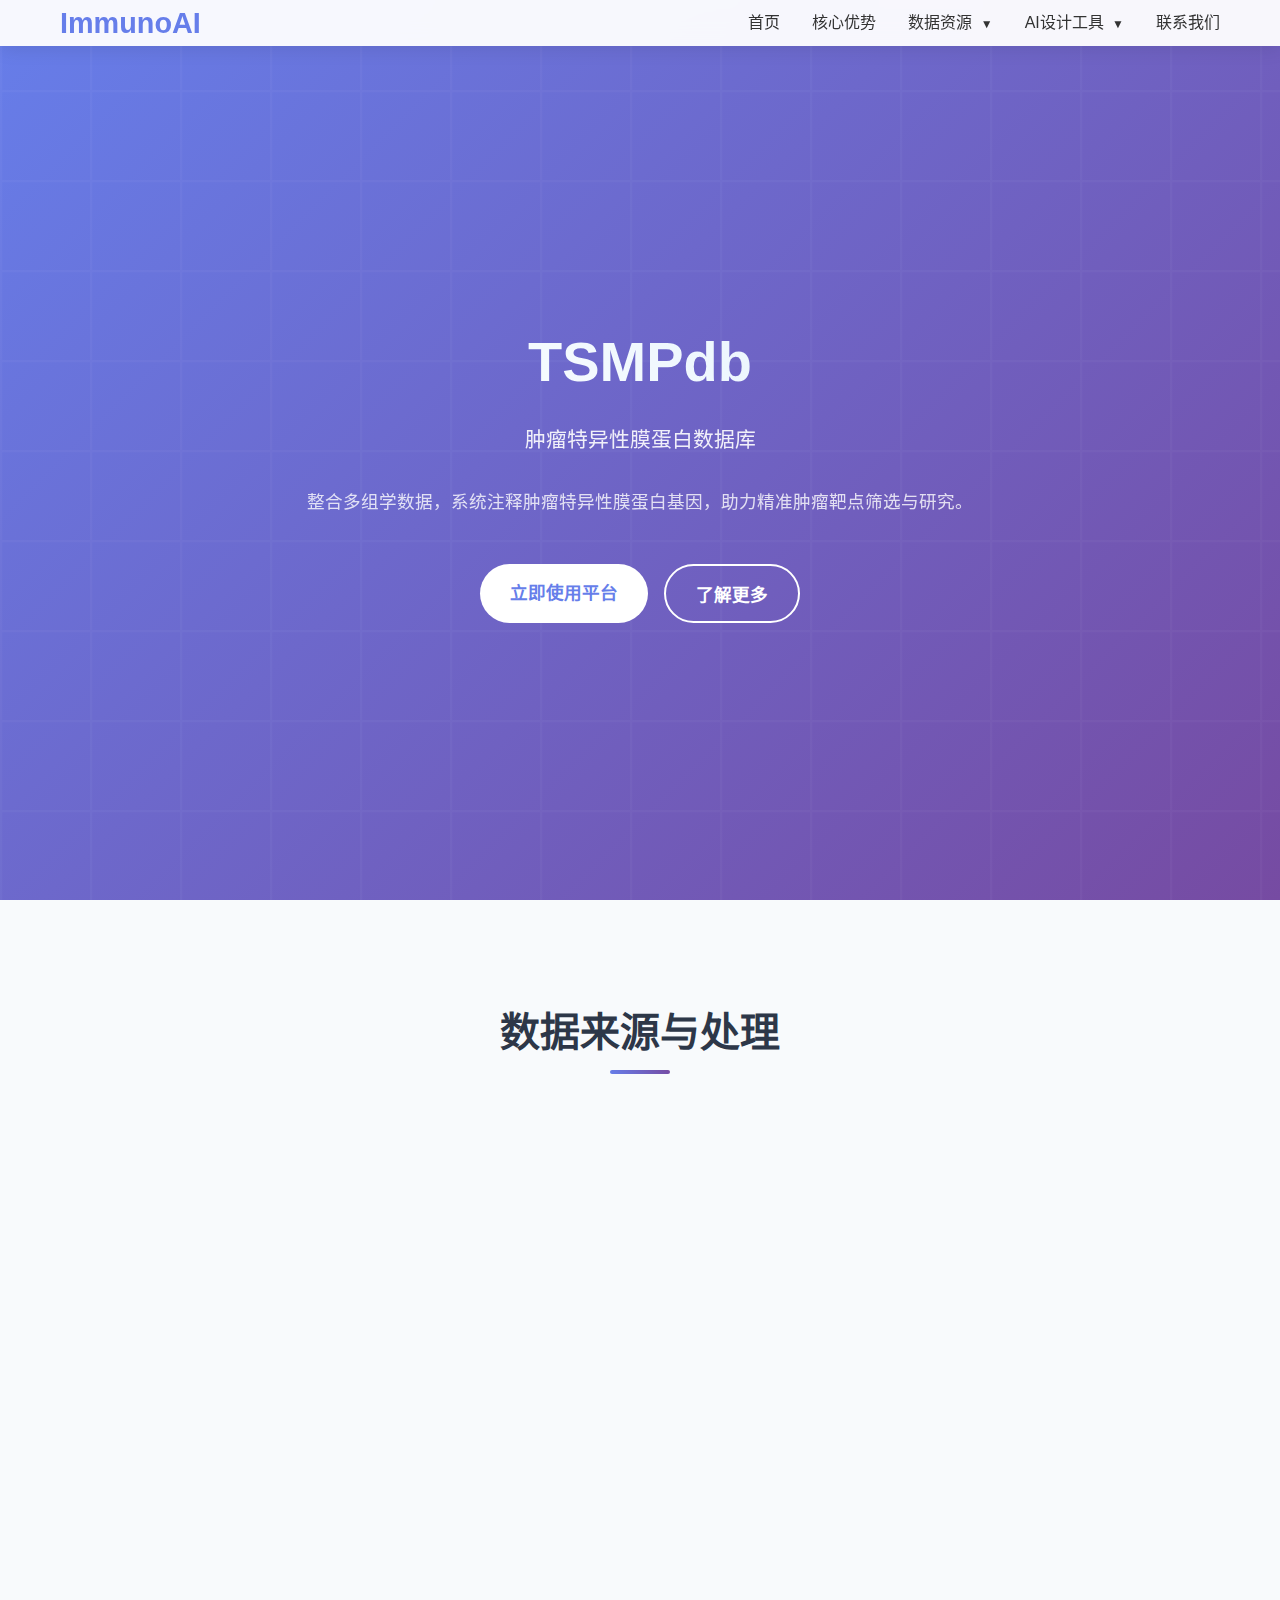
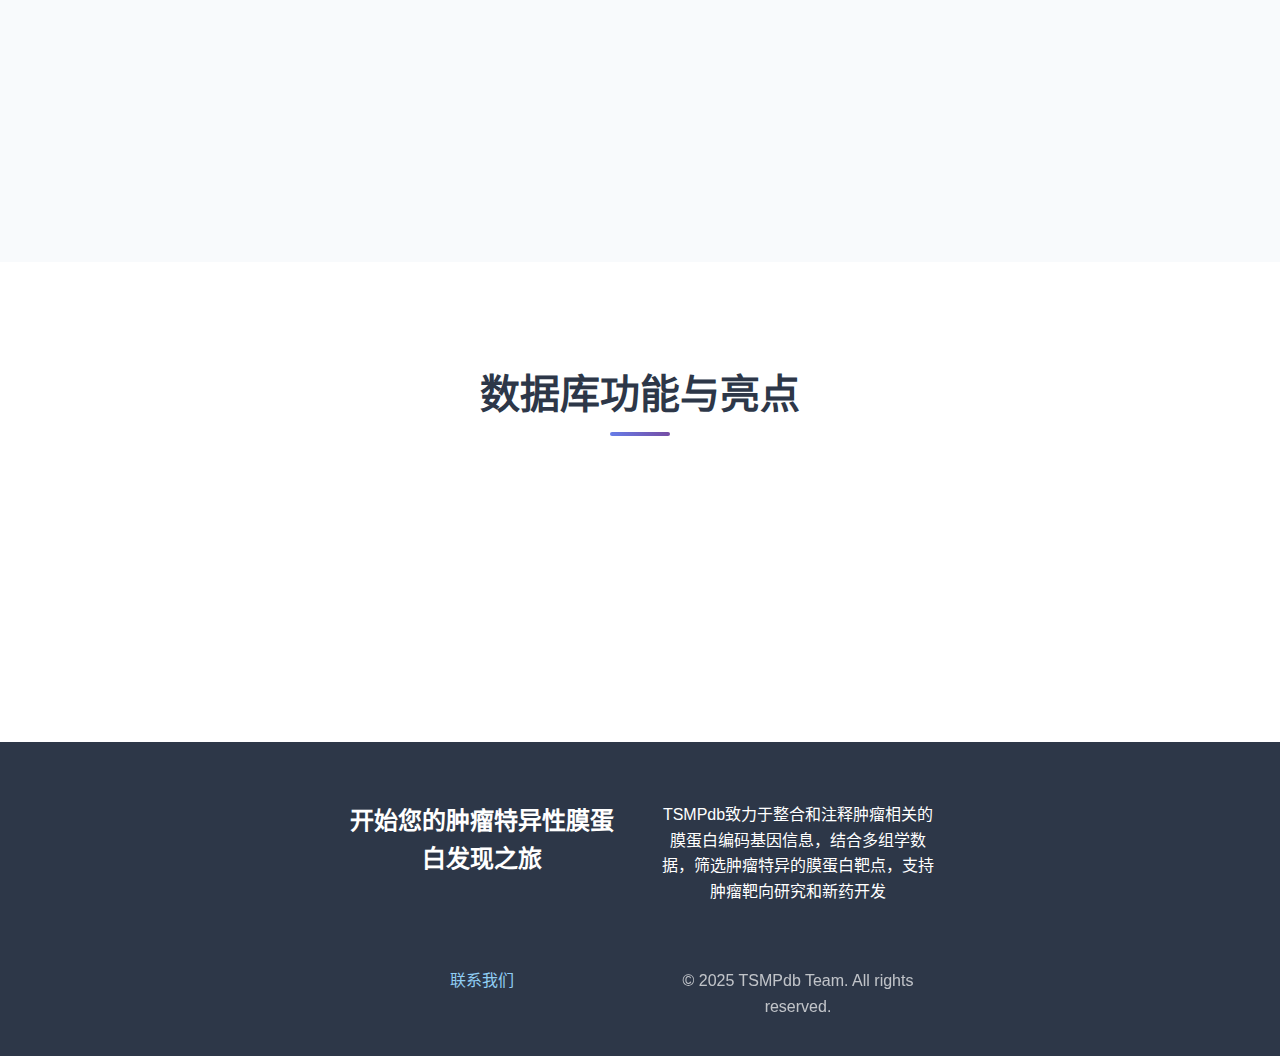
<file: tsmpdb.html>
<!DOCTYPE html>
<html lang="zh-CN">
<head>
    <meta charset="UTF-8">
    <meta name="viewport" content="width=device-width, initial-scale=1.0">
    <title>TSMPdb - 肿瘤特异性膜蛋白数据库</title>
    <link rel="stylesheet" href="style.css">
    <style>
        * {
            margin: 0;
            padding: 0;
            box-sizing: border-box;
        }

        body {
            font-family: -apple-system, BlinkMacSystemFont, 'Segoe UI', Roboto, Oxygen, Ubuntu, Cantarell, sans-serif;
            line-height: 1.6;
            color: #333;
            overflow-x: hidden;
        }

        /* Hero Section */
        .hero {
            background: linear-gradient(135deg, #667eea 0%, #764ba2 100%);
            min-height: 100vh;
            display: flex;
            align-items: center;
            justify-content: center;
            position: relative;
            color: white;
            text-align: center;
        }

        .hero::before {
            content: '';
            position: absolute;
            top: 0;
            left: 0;
            right: 0;
            bottom: 0;
            background: url('data:image/svg+xml,<svg xmlns="http://www.w3.org/2000/svg" viewBox="0 0 100 100"><defs><pattern id="grid" width="10" height="10" patternUnits="userSpaceOnUse"><path d="M 10 0 L 0 0 0 10" fill="none" stroke="rgba(255,255,255,0.1)" stroke-width="0.5"/></pattern></defs><rect width="100" height="100" fill="url(%23grid)"/></svg>');
            opacity: 0.3;
        }

        .hero-content {
            max-width: 800px;
            padding: 0 20px;
            position: relative;
            z-index: 1;
        }

        .hero h1 {
            font-size: 3.5rem;
            font-weight: 700;
            margin-bottom: 1rem;
            animation: fadeInUp 1s ease-out;
        }

        .hero .subtitle {
            font-size: 1.3rem;
            margin-bottom: 2rem;
            opacity: 0.9;
            animation: fadeInUp 1s ease-out 0.3s both;
        }

        .hero .description {
            font-size: 1.1rem;
            margin-bottom: 3rem;
            opacity: 0.8;
            animation: fadeInUp 1s ease-out 0.6s both;
        }

        .cta-buttons {
            display: flex;
            gap: 1rem;
            justify-content: center;
            flex-wrap: wrap;
            animation: fadeInUp 1s ease-out 0.9s both;
        }

        .btn {
            padding: 15px 30px;
            border: none;
            border-radius: 50px;
            font-size: 1.1rem;
            font-weight: 600;
            cursor: pointer;
            transition: all 0.3s ease;
            text-decoration: none;
            display: inline-block;
        }

        .btn-primary {
            background: white;
            color: #667eea;
        }

        .btn-primary:hover {
            transform: translateY(-2px);
            box-shadow: 0 10px 25px rgba(0,0,0,0.2);
        }

        .btn-secondary {
            background: transparent;
            color: white;
            border: 2px solid white;
        }

        .btn-secondary:hover {
            background: white;
            color: #667eea;
            transform: translateY(-2px);
        }

        /* Features Section */

        .features {
            padding: 100px 20px;
            background: #f8fafc;
        }

        .container {
            max-width: 1200px;
            margin: 0 auto;
        }

        .section-title {
            text-align: center;
            font-size: 2.5rem;
            font-weight: 700;
            margin-bottom: 3rem;
            color: #2d3748;
        }

        .features-grid {
            display: grid;
            grid-template-columns: repeat(auto-fit, minmax(300px, 1fr));
            gap: 3rem;
            margin-top: 4rem;
        }

        .feature-card {
            background: white;
            padding: 2.5rem;
            border-radius: 20px;
            box-shadow: 0 10px 30px rgba(0,0,0,0.1);
            transition: all 0.3s ease;
            text-align: center;
        }

        .feature-card:hover {
            transform: translateY(-10px);
            box-shadow: 0 20px 40px rgba(0,0,0,0.15);
        }

        .feature-icon {
            width: 80px;
            height: 80px;
            margin: 0 auto 1.5rem;
            background: linear-gradient(135deg, #667eea, #764ba2);
            border-radius: 50%;
            display: flex;
            align-items: center;
            justify-content: center;
            font-size: 2rem;
        }

        .feature-card h3 {
            font-size: 1.5rem;
            font-weight: 600;
            margin-bottom: 1rem;
            color: #2d3748;
        }

        .feature-card p {
            color: #718096;
            line-height: 1.7;
        }


        /* Technology Section */
        .technology {
            padding: 100px 20px;
            background: white;
        }

        .tech-grid {
            display: grid;
            grid-template-columns: repeat(auto-fit, minmax(250px, 1fr));
            gap: 2rem;
            margin-top: 3rem;
        }

        .tech-item {
            padding: 2rem;
            border: 2px solid #e2e8f0;
            border-radius: 15px;
            transition: all 0.3s ease;
            text-align: center;
        }

        .tech-item:hover {
            border-color: #667eea;
            transform: translateY(-5px);
        }

        .tech-item h4 {
            font-size: 1.3rem;
            font-weight: 600;
            margin-bottom: 1rem;
            color: #2d3748;
        }


        /* Footer */
        .footer {
            background: #2d3748;
            color: white;
            padding: 60px 20px 30px;
            text-align: center;
        }

        .footer-content {
            max-width: 600px;
            margin: 0 auto;
        }

        .footer h3 {
            font-size: 1.5rem;
            margin-bottom: 1rem;
        }

        .footer-links {
            display: flex;
            justify-content: center;
            gap: 2rem;
            margin: 2rem 0;
            flex-wrap: wrap;
        }

        .footer-links a {
            color: #90cdf4;
            text-decoration: none;
            font-weight: 500;
        }

        .footer-links a:hover {
            color: white;
        }

        /* Animations */
        @keyframes fadeInUp {
            from {
                opacity: 0;
                transform: translateY(30px);
            }
            to {
                opacity: 1;
                transform: translateY(0);
            }
        }

        /* Responsive */
        @media (max-width: 768px) {
            .hero h1 {
                font-size: 2.5rem;
            }
            
            .hero .subtitle {
                font-size: 1.1rem;
            }
            
            .cta-buttons {
                flex-direction: column;
                align-items: center;
            }
            
            .section-title {
                font-size: 2rem;
            }
            
            .features-grid,
            .tech-grid {
                grid-template-columns: 1fr;
            }
            
        }
    </style>
</head>
<body>
    <header>
        <nav class="container">
            <a href="#" class="logo">ImmunoAI</a>
            <ul class="nav-links">
                <li><a href="index.html">首页</a></li>
                <li><a href="index.html#features">核心优势</a></li>
                <li class="dropdown">
                    <a href="#services">数据资源</a>
                    <div class="dropdown-content">
                        <a href="tsmpdb.html">肿瘤膜蛋白数据库</a>
                        <a href="neodb_page.html">肿瘤新抗原数据库</a>
                    </div>
                </li>
                <li class="dropdown">
                    <a href="#tools">AI设计工具</a>
                    <div class="dropdown-content">
                        <a href="antibody_design.html">抗体设计</a>
                        <a href="tcr_design.html">TCR设计</a>
                        <a href="tcr_design.html">定向进化</a>
                    </div>
                </li>
                <li><a href="contact_page.html">联系我们</a></li>
            </ul>
        </nav>
    </header>
    <!-- Hero Section -->
    <section class="hero">
        <div class="hero-content">
            <h1>TSMPdb</h1>
            <p class="subtitle">肿瘤特异性膜蛋白数据库</p>
            <p class="description">
                整合多组学数据，系统注释肿瘤特异性膜蛋白基因，助力精准肿瘤靶点筛选与研究。
            </p>
            <div class="cta-buttons">
                <a href="contact_page.html" class="btn btn-primary">立即使用平台</a>
                <button id="learn-more-btn" class="btn btn-secondary" onclick="window.location.href = 'tsmpdb.html#features';">了解更多</button>
            </div>
        </div>
    </section>

    <!-- Features Section -->
    <section class="features" id="features">
        <div class="container">
            <h2 class="section-title">数据来源与处理</h2>
            <div class="features-grid">
                <div class="feature-card">
                    <div class="feature-icon">🗂️</div>
                    <h3>数据采集</h3>
                    <p>整合公共数据库、文献报道及软件预测获得膜蛋白编码基因</p>
                </div>
                <div class="feature-card">
                    <div class="feature-icon">📊</div>
                    <h3>数据注释</h3>
                    <p>包括三维结构、膜外区域、可接近性等详尽注释</p>
                </div>
                <div class="feature-card">
                    <div class="feature-icon">📚</div>
                    <h3>数据类型</h3>
                    <p>包括单细胞转录组、常规组织转录组、蛋白组数据等</p>
                </div>
                <div class="feature-card">
                    <div class="feature-icon">🎯</div>
                    <h3>靶向价值计算</h3>
                    <p>综合评估基因表达的稳定性、特异性、覆盖度及其与干性的相关性</p>
                </div>
                <div class="feature-card">
                    <div class="feature-icon">🧩</div>
                    <h3>靶向难度计算</h3>
                    <p>综合评估蛋白胞外区潜在表位数量、过翻译修饰情况及蛋白表面可接近性</p>
                </div>
                <div class="feature-card">
                    <div class="feature-icon">🤖</div>
                    <h3>靶点筛选</h3>
                    <p>依据多指标综合筛选符合条件的肿瘤膜蛋白靶点</p>
                </div>
            </div>
        </div>
    </section>


    <!-- Technology Section -->
    <section class="technology">
        <div class="container">
            <h2 class="section-title">数据库功能与亮点</h2>
            <div class="tech-grid">
                <div class="tech-item">
                    <h4>多维度注释</h4>
                    <p>结合结构与表达信息，提供全面数据支持</p>
                </div>
                <div class="tech-item">
                    <h4>多组学整合</h4>
                    <p>单细胞转录组、组织转录组与蛋白组数据同步分析</p>
                </div>
                <div class="tech-item">
                    <h4>特异性筛选</h4>
                    <p>精准识别肿瘤特异靶点，助力精准医疗研究</p>
                </div>
                <div class="tech-item">
                    <h4>用户友好界面</h4>
                    <p>支持数据浏览、下载等功能</p>
                </div>
            </div>
        </div>
    </section>


    <!-- Footer -->
    <footer class="footer">
        <div class="footer-content">
            <h3>开始您的肿瘤特异性膜蛋白发现之旅</h3>
            <p>TSMPdb致力于整合和注释肿瘤相关的膜蛋白编码基因信息，结合多组学数据，筛选肿瘤特异的膜蛋白靶点，支持肿瘤靶向研究和新药开发</p>
            <div class="footer-links">
                <a href="contact_page.html">联系我们</a>
            </div>
            <p style="margin-top: 2rem; opacity: 0.7;">© 2025 TSMPdb Team. All rights reserved.</p>
        </div>
    </footer>

    <script>
        // Smooth scrolling for anchor links
        document.querySelectorAll('a[href^="#"]').forEach(anchor => {
            anchor.addEventListener('click', function (e) {
                e.preventDefault();
                document.querySelector(this.getAttribute('href')).scrollIntoView({
                    behavior: 'smooth'
                });
            });
        });

        // Handle "了解更多" button click to switch Shiny tab
        document.getElementById('learn-more-btn').addEventListener('click', function() {
            // Send message to Shiny to switch to contact tab
            if (window.Shiny) {
                Shiny.setInputValue('switch_to_contact', Math.random(), {priority: 'event'});
            }
        });

        // Add scroll animations
        const observerOptions = {
            threshold: 0.1,
            rootMargin: '0px 0px -50px 0px'
        };

        const observer = new IntersectionObserver((entries) => {
            entries.forEach(entry => {
                if (entry.isIntersecting) {
                    entry.target.style.opacity = '1';
                    entry.target.style.transform = 'translateY(0)';
                }
            });
        }, observerOptions);

        // Observe elements for animation
        document.querySelectorAll('.feature-card, .tech-item, .stat-item').forEach(el => {
            el.style.opacity = '0';
            el.style.transform = 'translateY(20px)';
            el.style.transition = 'opacity 0.6s ease, transform 0.6s ease';
            observer.observe(el);
        });
    </script>
</body>
</html>
</file>
<file: style.css>
* {
    margin: 0;
    padding: 0;
    box-sizing: border-box;
}

body {
    font-family: 'PingFang SC', 'Helvetica Neue', Arial, sans-serif;
    line-height: 1.6;
    color: #333;
    background: linear-gradient(135deg, #667eea 0%, #764ba2 100%);
}

.container {
    max-width: 1200px;
    margin: 0 auto;
    padding: 0 20px;
}

/* Header */
header {
    background: rgba(255, 255, 255, 0.95);
    backdrop-filter: blur(10px);
    box-shadow: 0 2px 20px rgba(0, 0, 0, 0.1);
    position: fixed;
    top: 0;
    left: 0;
    right: 0;
    z-index: 1000;
    transition: all 0.3s ease;
}

nav {
    display: flex;
    justify-content: space-between;
    align-items: center;
    padding: 1rem 0;
}

.logo {
    font-size: 1.8rem;
    font-weight: bold;
    color: #667eea;
    text-decoration: none;
}

.nav-links {
    display: flex;
    list-style: none;
    gap: 2rem;
}

.nav-links a {
    text-decoration: none;
    color: #333;
    font-weight: 500;
    transition: color 0.3s ease;
}

.nav-links a:hover {
    color: #667eea;
}

/* Hero Section */
.hero {
    background: linear-gradient(135deg, #667eea 0%, #764ba2 100%);
    color: white;
    padding: 120px 0 80px;
    text-align: center;
    position: relative;
    overflow: hidden;
}

.hero::before {
    content: '';
    position: absolute;
    top: 0;
    left: 0;
    right: 0;
    bottom: 0;
    background: url('data:image/svg+xml,<svg xmlns="http://www.w3.org/2000/svg" viewBox="0 0 100 100"><defs><pattern id="grid" width="10" height="10" patternUnits="userSpaceOnUse"><path d="M 10 0 L 0 0 0 10" fill="none" stroke="rgba(255,255,255,0.1)" stroke-width="0.5"/></pattern></defs><rect width="100" height="100" fill="url(%23grid)"/></svg>');
    opacity: 0.3;
}

.hero-content {
    position: relative;
    z-index: 2;
    max-width: 800px;
    margin: 0 auto;
}

.hero h1 {
    font-size: 3.5rem;
    margin-bottom: 1rem;
    background: linear-gradient(45deg, #fff, #e3f2fd);
    -webkit-background-clip: text;
    -webkit-text-fill-color: transparent;
    background-clip: text;
}

.hero p {
    font-size: 1.3rem;
    margin-bottom: 2rem;
    opacity: 0.9;
}

.cta-button {
    display: inline-block;
    background: linear-gradient(45deg, #ff6b6b, #ee5a24);
    color: white;
    padding: 15px 40px;
    border: none;
    border-radius: 50px;
    font-size: 1.1rem;
    font-weight: 600;
    text-decoration: none;
    transition: all 0.3s ease;
    box-shadow: 0 4px 15px rgba(255, 107, 107, 0.4);
}

.cta-button:hover {
    transform: translateY(-2px);
    box-shadow: 0 8px 25px rgba(255, 107, 107, 0.6);
}

/* Main Content */
.main-content {
    background: white;
    position: relative;
}

/* Features Section */
.features {
    padding: 80px 0;
    background: linear-gradient(135deg, #f5f7fa 0%, #c3cfe2 100%);
}

.section-title {
    text-align: center;
    font-size: 2.5rem;
    margin-bottom: 3rem;
    color: #333;
    position: relative;
}

.section-title::after {
    content: '';
    position: absolute;
    bottom: -10px;
    left: 50%;
    transform: translateX(-50%);
    width: 60px;
    height: 4px;
    background: linear-gradient(45deg, #667eea, #764ba2);
    border-radius: 2px;
}

.features-grid {
    display: grid;
    grid-template-columns: repeat(auto-fit, minmax(350px, 1fr));
    gap: 2rem;
    margin-top: 4rem;
}

.feature-card {
    background: white;
    padding: 2.5rem;
    border-radius: 20px;
    box-shadow: 0 10px 30px rgba(0, 0, 0, 0.1);
    transition: all 0.3s ease;
    position: relative;
    overflow: hidden;
}

.feature-card::before {
    content: '';
    position: absolute;
    top: 0;
    left: 0;
    right: 0;
    height: 4px;
    background: linear-gradient(45deg, #667eea, #764ba2);
}

.feature-card:hover {
    transform: translateY(-10px);
    box-shadow: 0 20px 40px rgba(0, 0, 0, 0.15);
}

.feature-icon {
    width: 60px;
    height: 60px;
    background: linear-gradient(45deg, #667eea, #764ba2);
    border-radius: 15px;
    display: flex;
    align-items: center;
    justify-content: center;
    margin-bottom: 1.5rem;
    color: white;
    font-size: 1.5rem;
}

.feature-card h3 {
    font-size: 1.4rem;
    margin-bottom: 1rem;
    color: #333;
}

.feature-card p {
    color: #666;
    line-height: 1.8;
}

/* Services Section */
.services {
    padding: 80px 0;
    background: white;
}

.services-container {
    display: grid;
    grid-template-columns: 1fr 1fr;
    gap: 4rem;
    margin-top: 4rem;
}

.service-section {
    background: linear-gradient(135deg, #f8f9ff 0%, #e8f2ff 100%);
    padding: 3rem;
    border-radius: 20px;
    border-left: 5px solid #667eea;
}

.service-section h3 {
    font-size: 1.8rem;
    margin-bottom: 2rem;
    color: #333;
    display: flex;
    align-items: center;
    gap: 10px;
}

.service-item {
    background: white;
    padding: 1.5rem;
    margin-bottom: 1.5rem;
    border-radius: 15px;
    box-shadow: 0 5px 15px rgba(0, 0, 0, 0.08);
    transition: all 0.3s ease;
}

.service-item:hover {
    transform: translateX(10px);
    box-shadow: 0 8px 25px rgba(0, 0, 0, 0.12);
}

.service-item h4 {
    color: #667eea;
    margin-bottom: 0.5rem;
    font-size: 1.1rem;
}

.service-item p {
    color: #666;
    font-size: 0.95rem;
    line-height: 1.6;
}

/* AI Tools Section */
.ai-tools {
    padding: 80px 0;
    background: linear-gradient(135deg, #667eea 0%, #764ba2 100%);
    color: white;
}

.tools-grid {
    display: grid;
    grid-template-columns: repeat(auto-fit, minmax(350px, 1fr));
    gap: 2rem;
    margin-top: 4rem;
}

.tool-card {
    background: rgba(255, 255, 255, 0.1);
    backdrop-filter: blur(10px);
    padding: 2.5rem;
    border-radius: 20px;
    border: 1px solid rgba(255, 255, 255, 0.2);
    transition: all 0.3s ease;
}

.tool-card:hover {
    background: rgba(255, 255, 255, 0.15);
    transform: translateY(-5px);
}

.tool-card h3 {
    font-size: 1.4rem;
    margin-bottom: 1rem;
    color: #fff;
}

.tool-name {
    background: rgba(255, 255, 255, 0.2);
    padding: 0.3rem 0.8rem;
    border-radius: 20px;
    font-size: 0.9rem;
    display: inline-block;
    margin-bottom: 1rem;
}

/* Footer */
footer {
    background: #2c3e50;
    color: white;
    padding: 3rem 0 1rem;
    text-align: center;
}

.footer-content {
    display: grid;
    grid-template-columns: repeat(auto-fit, minmax(250px, 1fr));
    gap: 2rem;
    margin-bottom: 2rem;
}

.footer-section h4 {
    margin-bottom: 1rem;
    color: #3498db;
}

.footer-section p,
.footer-section a {
    color: #bdc3c7;
    text-decoration: none;
    line-height: 1.8;
}

.footer-section a:hover {
    color: #3498db;
}

.footer-bottom {
    border-top: 1px solid #34495e;
    padding-top: 1rem;
    color: #95a5a6;
}

/* Responsive Design */
@media (max-width: 768px) {
    .hero h1 {
        font-size: 2.5rem;
    }

    .hero p {
        font-size: 1.1rem;
    }

    .services-container {
        grid-template-columns: 1fr;
        gap: 2rem;
    }

    .nav-links {
        display: none;
    }

    .features-grid,
    .tools-grid {
        grid-template-columns: 1fr;
    }
}

/* Animation */
@keyframes fadeInUp {
    from {
        opacity: 0;
        transform: translateY(30px);
    }

    to {
        opacity: 1;
        transform: translateY(0);
    }
}

.feature-card,
.tool-card,
.service-item {
    animation: fadeInUp 0.6s ease-out;
}


/* 下拉菜单样式 */
.dropdown {
    position: relative;
}

.dropdown-content {
    display: none;
    position: absolute;
    top: 100%;
    left: 0;
    background-color: #fff;
    min-width: 200px;
    box-shadow: 0 8px 16px rgba(0, 0, 0, 0.1);
    border-radius: 5px;
    padding: 10px 0;
    z-index: 1000;
    border: 1px solid #e2e8f0;
}

.dropdown-content a {
    color: #4a5568;
    padding: 12px 20px;
    text-decoration: none;
    display: block;
    transition: all 0.3s ease;
    border-radius: 0;
}

.dropdown-content a:hover {
    background-color: #f7fafc;
    color: #2c5282;
}

.dropdown:hover .dropdown-content {
    display: block;
}

.dropdown>a::after {
    content: " ▼";
    font-size: 12px;
    margin-left: 5px;
    transition: transform 0.3s ease;
}

.dropdown:hover>a::after {
    transform: rotate(180deg);
}

/* 访问按钮样式 */
.access-button {
    display: block;
    width: 150px;
    margin: 30px auto 0;
    padding: 12px 25px;
    background: linear-gradient(135deg, #3182ce 0%, #567fb0 100%);
    color: white;
    text-decoration: none;
    border-radius: 25px;
    text-align: center;
    font-weight: 600;
    font-size: 1rem;
    transition: all 0.3s ease;
    box-shadow: 0 4px 15px rgba(49, 130, 206, 0.3);
}

.access-button:hover {
    transform: translateY(-2px);
    box-shadow: 0 6px 20px rgba(67, 125, 179, 0.4);
    background: linear-gradient(135deg, #2c5282 0%, #4a6d9e 100%);
}

/* AI工具访问按钮样式 */
.start-button {
    display: block;
    width: 140px;
    margin: 0 auto;
    padding: 12px 25px;
    background: linear-gradient(135deg, #63b3ed 0%, #3182ce 100%);
    color: white;
    text-decoration: none;
    border-radius: 25px;
    text-align: center;
    font-weight: 600;
    font-size: 1rem;
    transition: all 0.3s ease;
    box-shadow: 0 4px 15px rgba(99, 179, 237, 0.3);
}

.start-button:hover {
    transform: translateY(-2px);
    box-shadow: 0 6px 20px rgba(99, 179, 237, 0.4);
    background: linear-gradient(135deg, #4299e1 0%, #4a71a0 100%);
}
</file>
